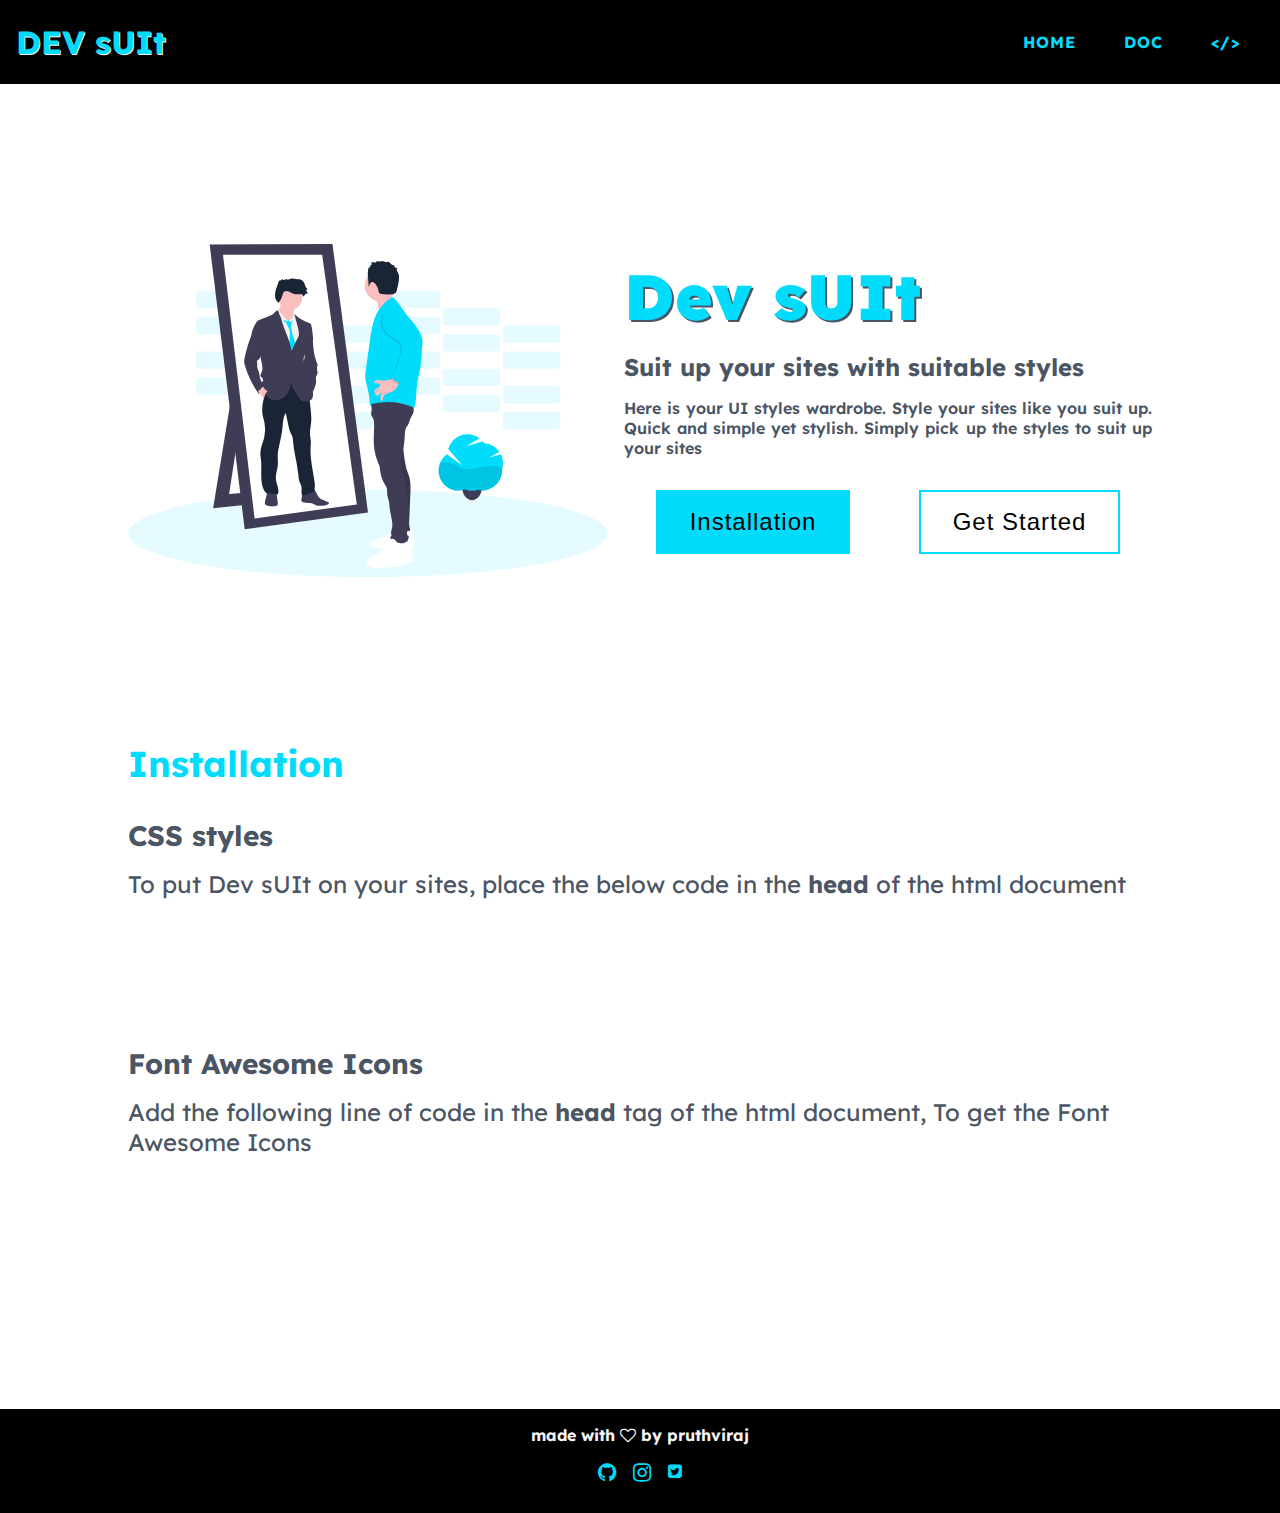
<file: index.html>
<!DOCTYPE html>
<html lang="en">

<head>
    <meta charset="UTF-8">
    <meta http-equiv="X-UA-Compatible" content="IE=edge">
    <meta name="viewport" content="width=device-width, initial-scale=1.0">
    <link rel="icon" type="image/png" href="./assets/favicon-32x32.png">
    <title>sUIt | Home</title>
    <link href="./CSS/main.css" rel="stylesheet" />
    <link rel="stylesheet" href="https://stackpath.bootstrapcdn.com/font-awesome/4.7.0/css/font-awesome.min.css"
        integrity="sha384-wvfXpqpZZVQGK6TAh5PVlGOfQNHSoD2xbE+QkPxCAFlNEevoEH3Sl0sibVcOQVnN" crossorigin="anonymous">
</head>

<body>
    <header class="suit-header">
        <nav class="nav nav-dark">
            <h1 class="shadow-text-white"><a href="./index.html">DEV sUIt</a></h1>
            <button class="hamburger" id="hamburgerBttn-suit"><i class="fa fa-bars fa-2x"
                    aria-hidden="true"></i></button>
            <ul class="nav-list">
                <li><a href="./index.html">HOME</a></li>
                <li><a href="./doc-site.html">DOC</a></li>
                <li><a href="https://github.com/pruthvirajmv/CSS-Component-Library">&lt;/&gt;</a></li>
            </ul>
        </nav>

    </header>


    <main class="suit-container">
        <div class="suit-body">
            <div class="suit-avatar"><img class="image-responsive" src="./assets/suit-page-hero.svg"></div>

            <div class="suit-about">
                <h1>Dev sUIt</h1>
                <h2>Suit up your sites with suitable styles</h2>
                <p>Here is your UI styles wardrobe.
                    Style your sites like you suit up. Quick and simple yet stylish.
                    Simply pick up the styles to suit up your sites
                </p>
                <footer>
                    <a href="#installation-guide"><button class="bttn bttn-primary">Installation</button></a>
                    <a href="./doc-site.html"><button class="bttn bttn-secondary">Get Started</button></a>
                </footer>
            </div>
        </div>

        <section class="user-guide" id="installation-guide">
            <h2>Installation</h2>
            <article>
                <h3>CSS styles</h3>
                <p>To put Dev sUIt on your sites, place the below code in the <strong>head</strong> of the html document
                </p>
                <div>
                    <iframe
                        src="https://carbon.now.sh/embed?bg=rgba%28171%2C+184%2C+195%2C+1%29&t=seti&wt=sharp&l=auto&ds=false&dsyoff=0px&dsblur=0px&wc=true&wa=true&pv=0px&ph=0px&ln=false&fl=1&fm=Hack&fs=14px&lh=133%25&si=false&es=2x&wm=false&code=%2520%253Clink%2520rel%253D%2522stylesheet%2522%2520href%253D%2522https%253A%252F%252Fdev-suit.netlify.app%252FCSS%252Fmain.css%2522%253E"
                        style="width: 100%; height: 93px; border:0; transform: scale(1); overflow:hidden;"
                        sandbox="allow-scripts allow-same-origin">
                    </iframe>
                </div>

            </article>

            <article>
                <h3>Font Awesome Icons</h3>
                <p>Add the following line of code in the <strong>head</strong> tag of the html document, To get the Font
                    Awesome Icons</p>
                <div>
                    <iframe
                        src="https://carbon.now.sh/embed?bg=rgba%28171%2C+184%2C+195%2C+1%29&t=seti&wt=sharp&l=htmlmixed&ds=false&dsyoff=20px&dsblur=68px&wc=true&wa=true&pv=0px&ph=0px&ln=false&fl=1&fm=Hack&fs=14px&lh=133%25&si=false&es=2x&wm=false&code=%253Clink%2520rel%253D%2522stylesheet%2522%2520%250Ahref%253D%250A%2522https%253A%252F%252Fcdnjs.cloudflare.com%250A%252Fajax%252Flibs%252Ffont-awesome%252F4.7.0%252Fcss%252Ffont-awesome.min.css%2522%253E"
                        style="width: 100%; height: 150px; border:0; transform: scale(1); overflow:hidden;"
                        sandbox="allow-scripts allow-same-origin">
                    </iframe>
                </div>
            </article>
        </section>

        <footer class="suit-footer">
            <nav class="nav nav-dark">
                <!-- <h1><a href="./index.html">DEV sUIt</a>
            </h1> -->
                <h4 style="color: whitesmoke;">made with <i class="fa fa-heart-o" aria-hidden="true"></i> by <a
                        href="https://pruthvirajmv.netlify.app/">pruthviraj</a>
                </h4>
                <ul class="nav-list" style="display: flex;">
                    <li> <a href="https://github.com/pruthvirajmv/CSS-Component-Library/tree/main" target="_blank">
                            <i class="fa fa-github fa-lg" aria-hidden="true"></i></a> </li>

                    <li> <a href="https://www.instagram.com/youneedit.codeit/" target="_blank">
                            <i class="fa fa-instagram fa-lg" aria-hidden="true"></i></a></li>

                    <li>
                        <a href="https://twitter.com/pruthviraj528" target="_blank">
                            <i class="fa fa-twitter-square" aria-hidden="true"></i></i></a>
                        </a>
                    </li>
                </ul>
            </nav>
        </footer>

    </main>



    <script src="./functionalities/showCodeFunctionality.js"></script>
    <script src="./functionalities/hamburgerMenuToggle.js"></script>
</body>

</html>
</file>
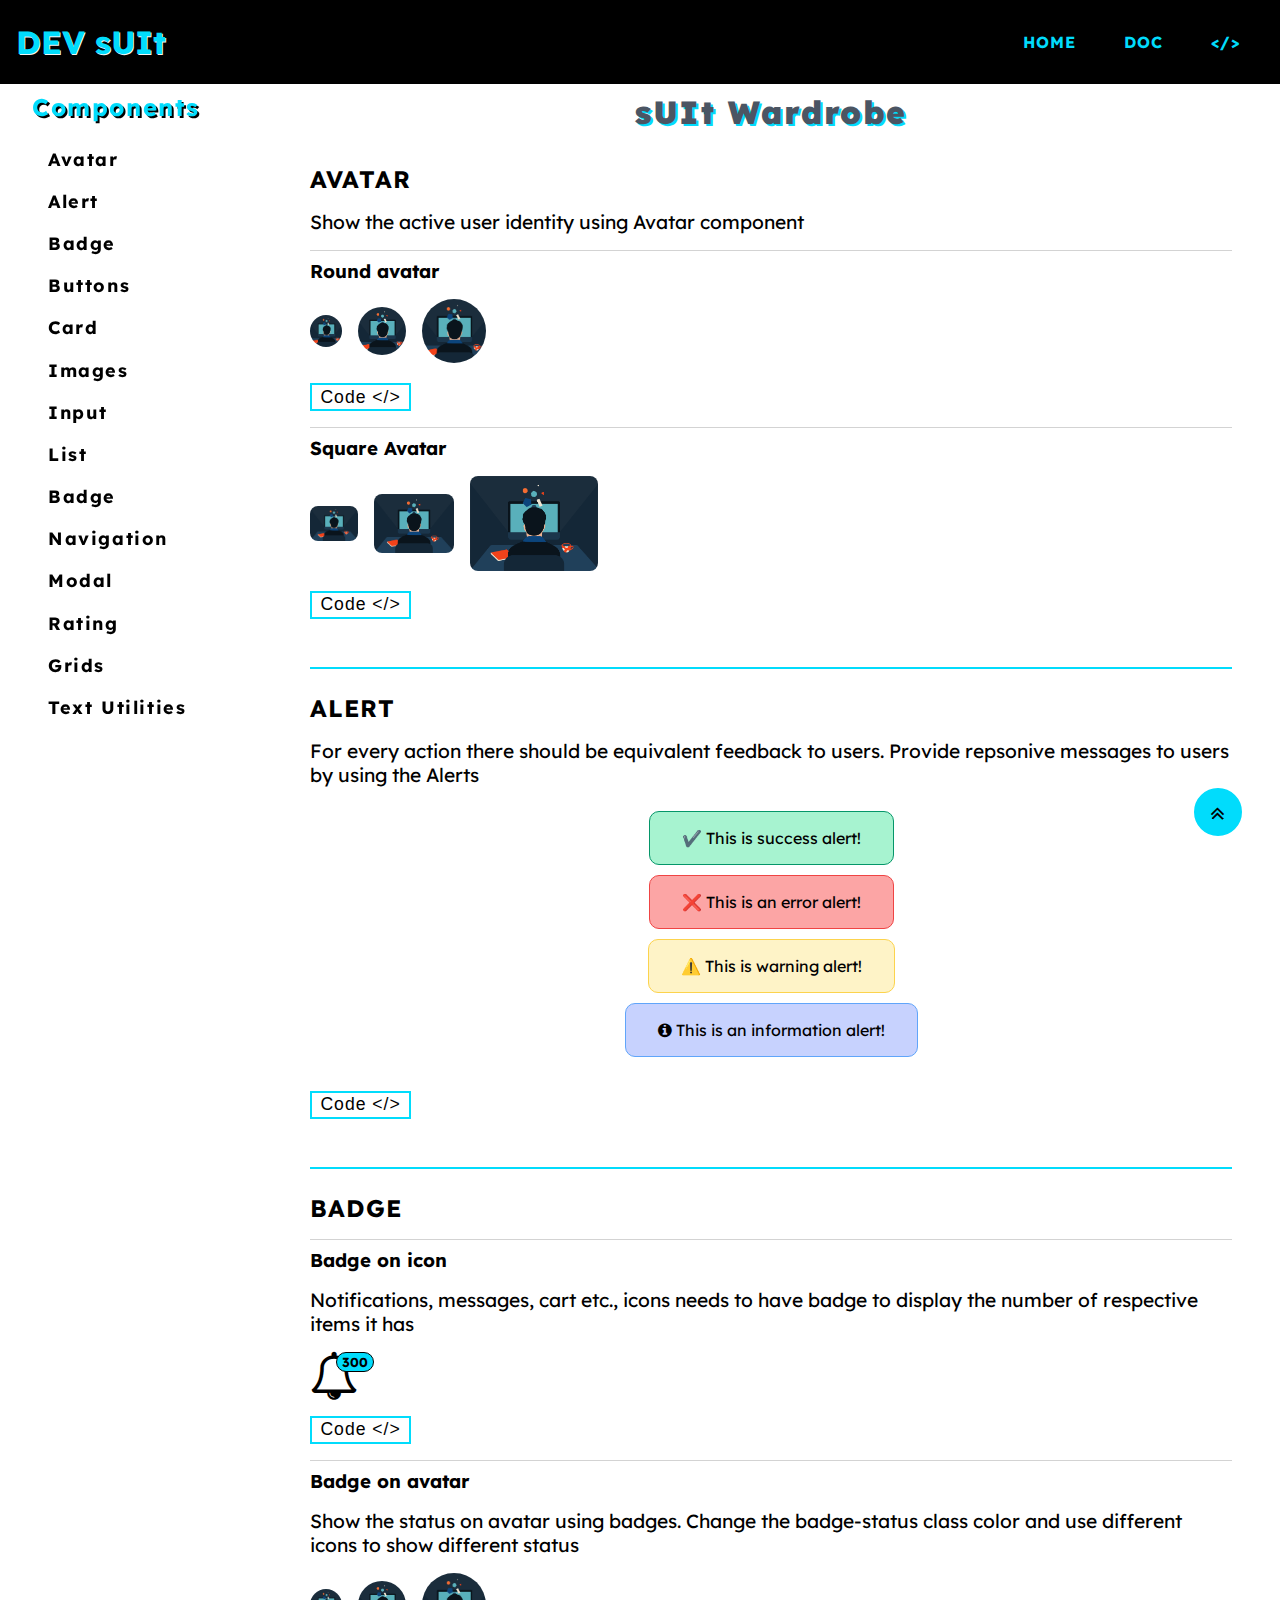
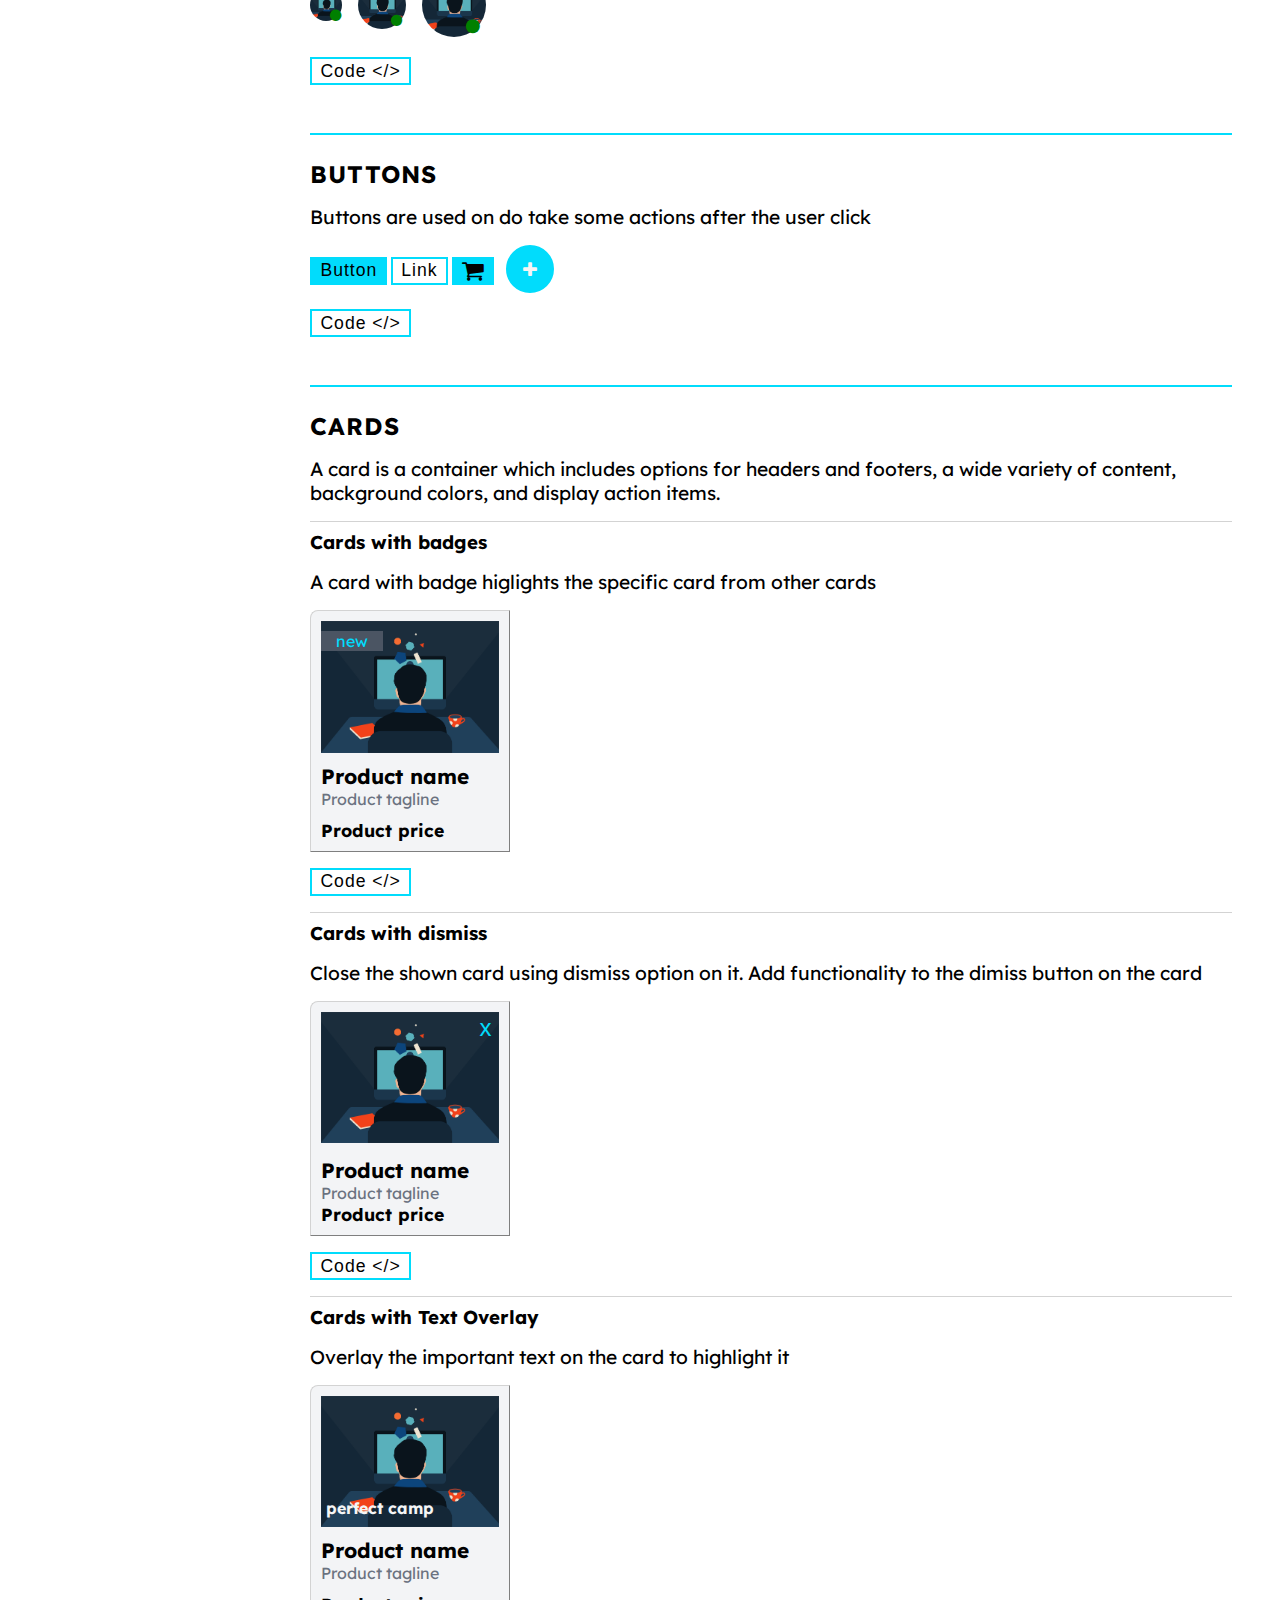
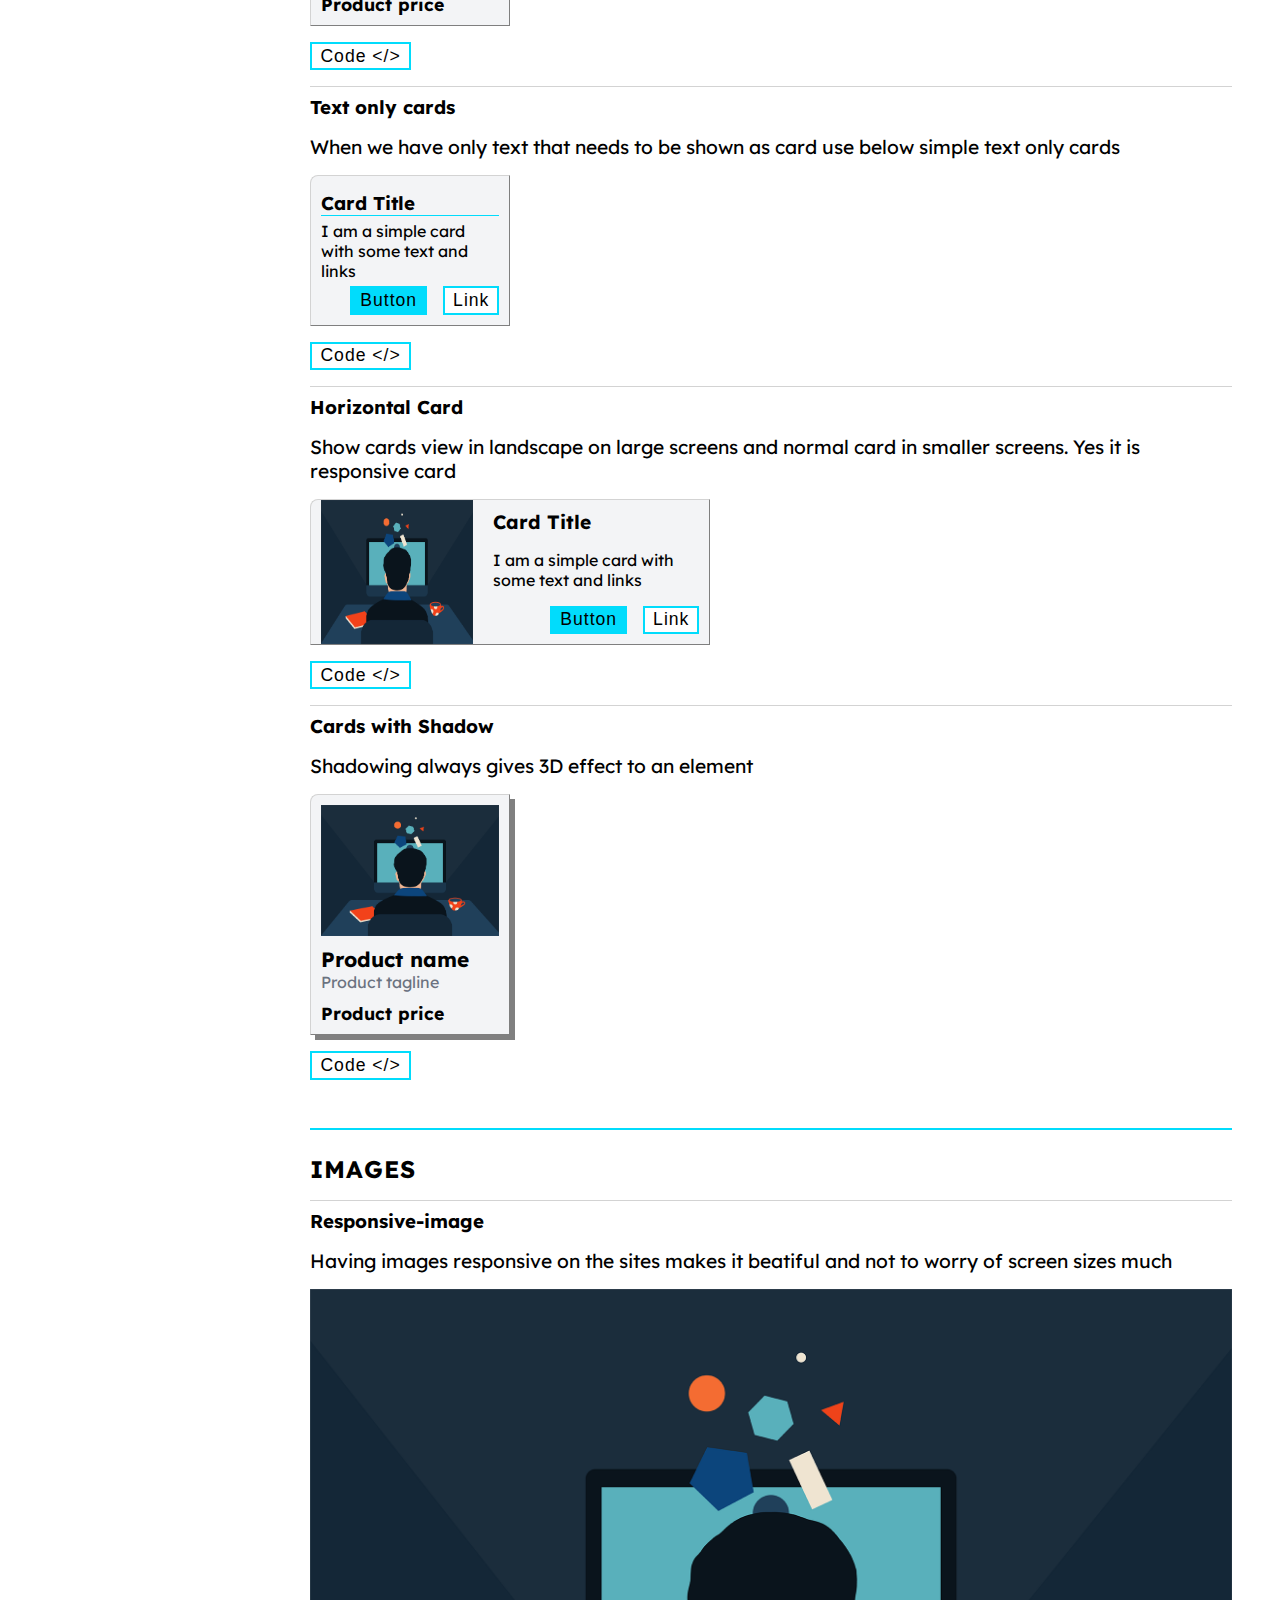
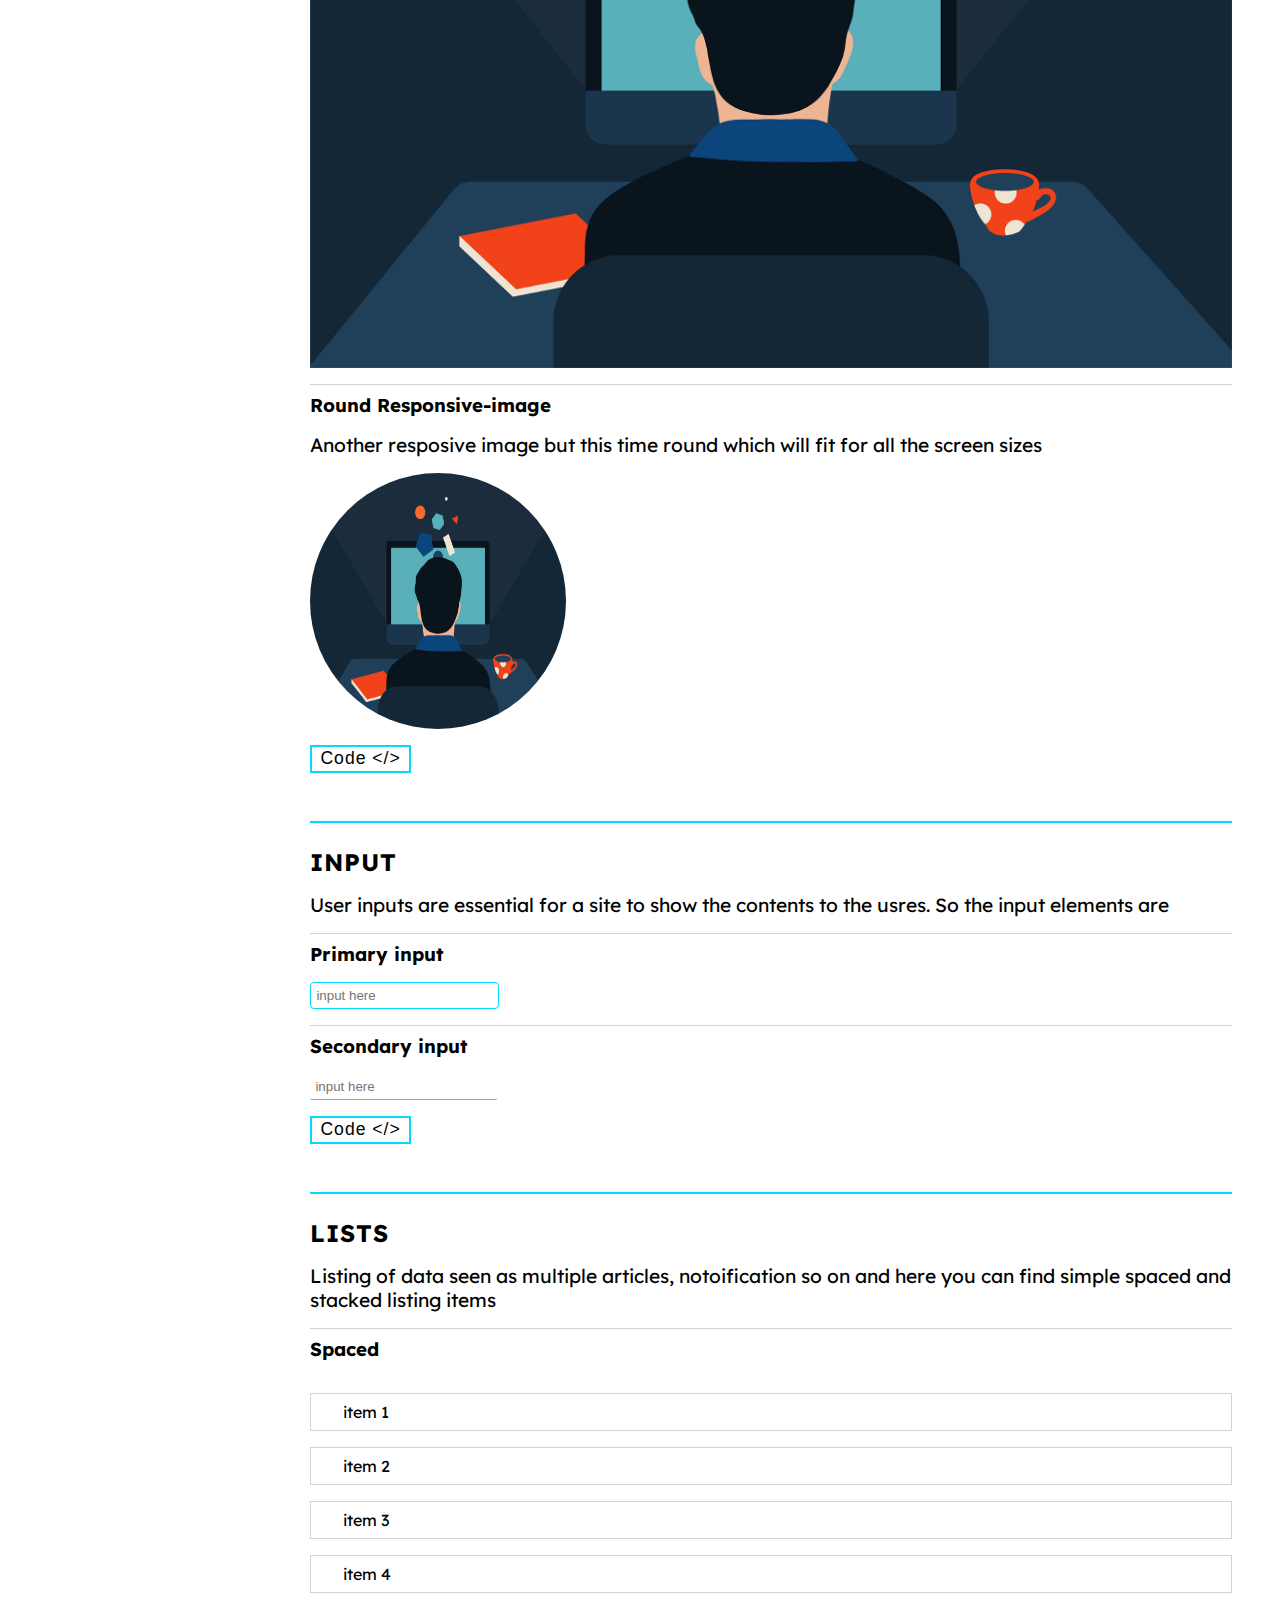
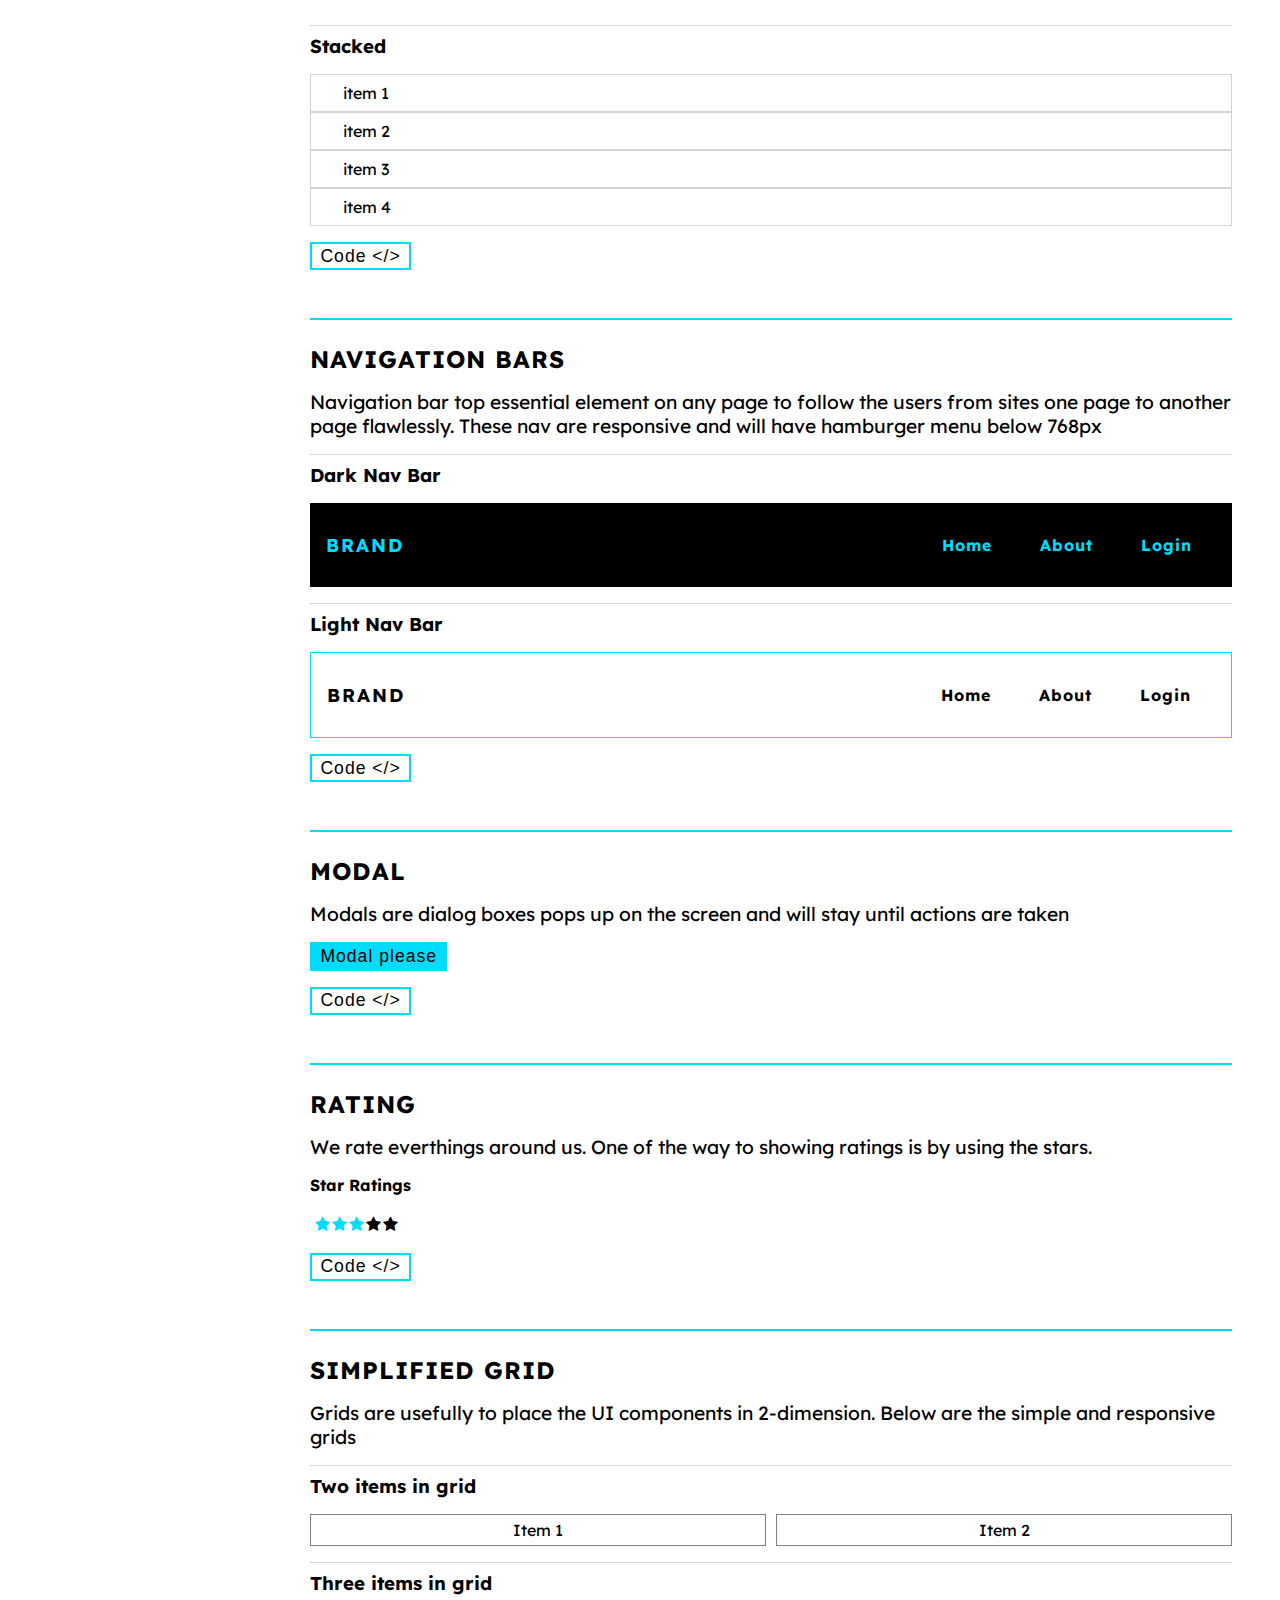
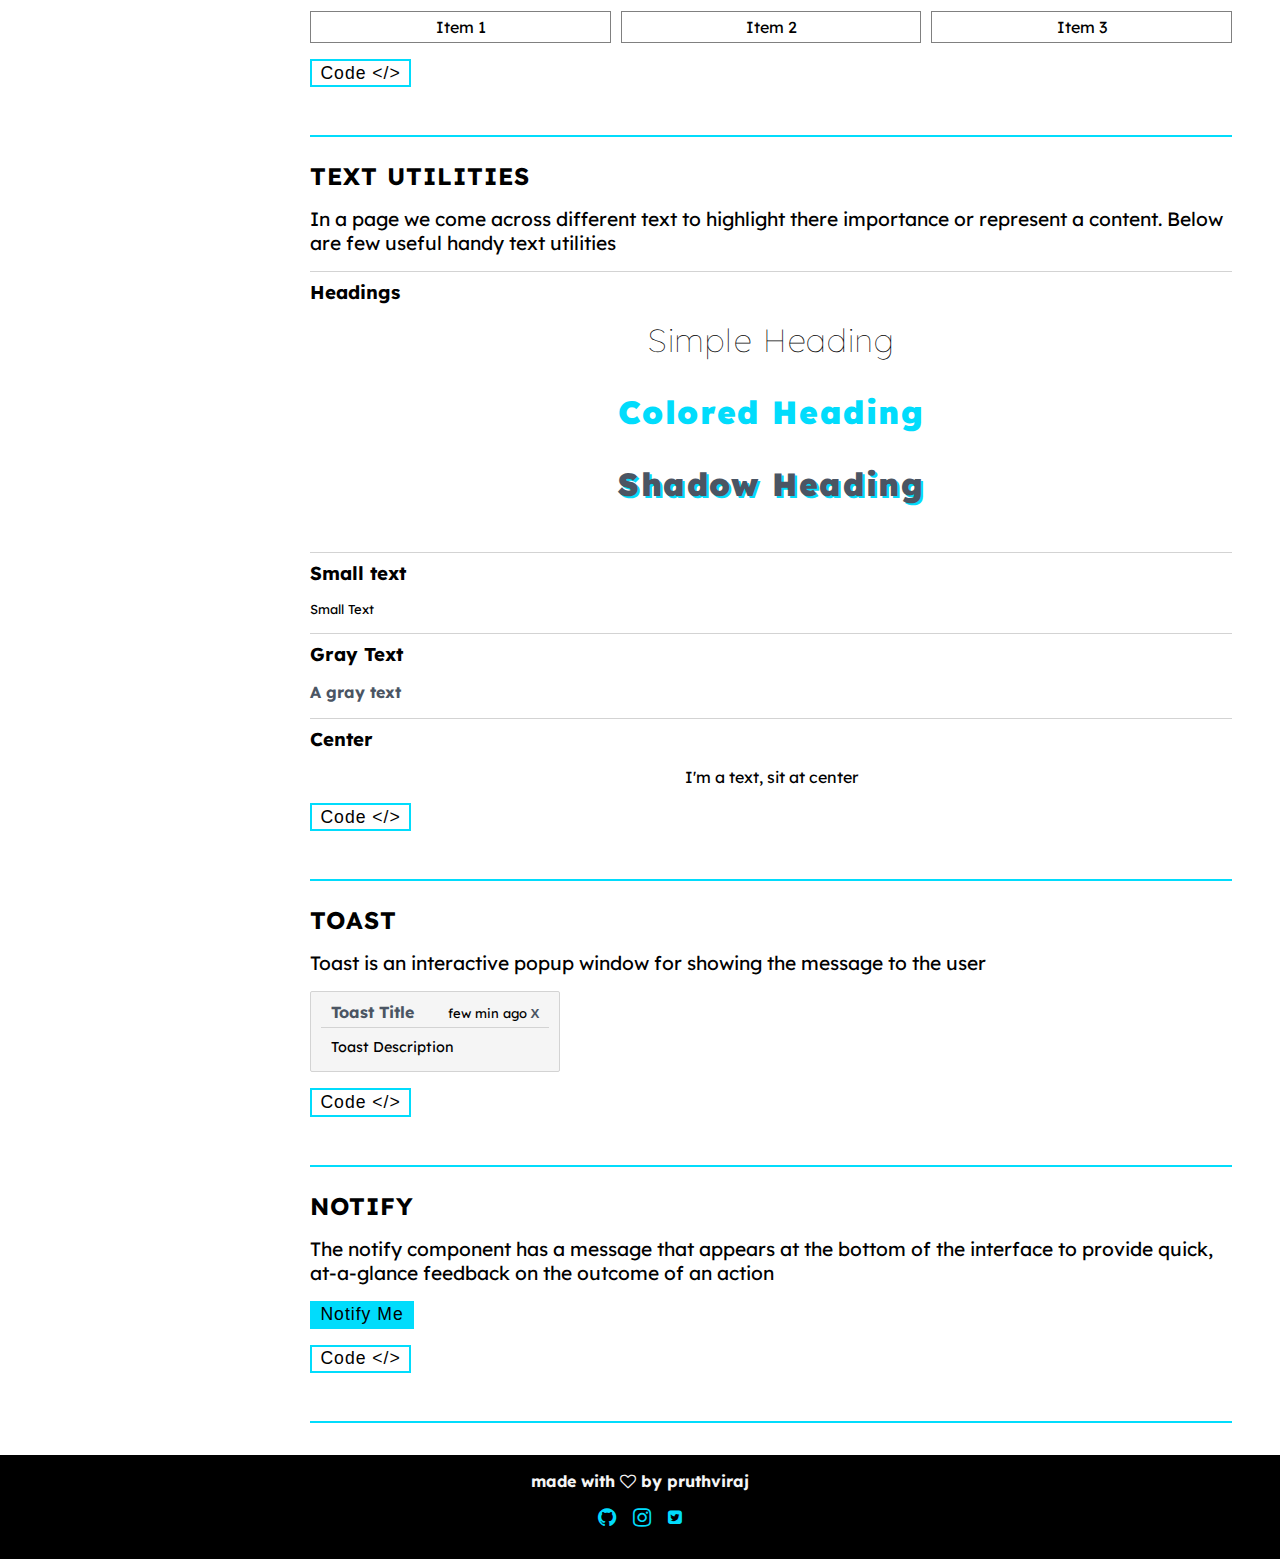
<file: doc-site.html>
<!DOCTYPE html>
<html lang="en">

<head>
    <meta charset="UTF-8">
    <meta http-equiv="X-UA-Compatible" content="IE=edge">
    <meta name="viewport" content="width=device-width, initial-scale=1.0">
    <link rel="icon" type="image/png" href="./assets/favicon-32x32.png">
    <title>sUIt | doc</title>
    <link href="./CSS/main.css" rel="stylesheet" />
    <link rel="stylesheet" href="https://stackpath.bootstrapcdn.com/font-awesome/4.7.0/css/font-awesome.min.css"
        integrity="sha384-wvfXpqpZZVQGK6TAh5PVlGOfQNHSoD2xbE+QkPxCAFlNEevoEH3Sl0sibVcOQVnN" crossorigin="anonymous">
</head>

<body>

    <header class="suit-header">
        <script>
            var shiftWindow = function() { scrollBy(0, -100) };
            window.addEventListener("hashchange", shiftWindow);
            function load() { if (window.location.hash) shiftWindow(); }
            console.log(window.location)
          </script>
        <nav class="nav nav-dark " >
            <h1 class="shadow-text-white"><a href="./index.html">DEV sUIt</a></h1>
            <button class="hamburger"><i class="fa fa-bars fa-2x" aria-hidden="true"
                    id="hamburgerBttn-doc"></i></button>
            <ul class="nav-list">
                <li><a href="./index.html">HOME</a></li>
                <li><a href="./doc-site.html">DOC</a></li>
                <li><a href="https://github.com/pruthvirajmv/CSS-Component-Library">&lt;/&gt;</a></li>
            </ul>
        </nav>
    </header>

    <main class="doc-layout">
        <aside class="components-nav">
            <h2>Components</h2>
            <ul>
                <a href="#avatar" onclick="hideSideNavBar()">
                    <li>Avatar</li>
                </a>

                <a href="#alert" onclick="hideSideNavBar()">
                    <li>
                        Alert</li>
                </a>

                <a href="#badge" onclick="hideSideNavBar()">
                    <li>
                        Badge</li>
                </a>

                <a href="#buttons" onclick="hideSideNavBar()">
                    <li>
                        Buttons</li>
                </a>

                <a href="#card" onclick="hideSideNavBar()">
                    <li> Card</li>
                </a>

                <a href="#images" onclick="hideSideNavBar()">
                    <li>
                        Images</li>
                </a>

                <a href="#input" onclick="hideSideNavBar()">
                    <li>
                        Input</li>
                </a>

                <a href="#lists" onclick="hideSideNavBar()">
                    <li>
                        List</li>
                </a>

                <a href="#badge" onclick="hideSideNavBar()">
                    <li>
                        Badge</li>
                </a>

                <a href="#navbar" onclick="hideSideNavBar()">
                    <li>
                        Navigation</li>
                </a>

                <a href="#modal" onclick="hideSideNavBar()">
                    <li>
                        Modal</li>
                </a>

                <a href="#rating" onclick="hideSideNavBar()">
                    <li>
                        Rating</li>
                </a>

                <a href="#grids" onclick="hideSideNavBar()">
                    <li>
                        Grids</li>
                </a>

                <a href="#text-utilities" onclick="hideSideNavBar()">
                    <li>
                        Text Utilities</li>
                </a>

                <a href="#toast" onclick="hideSideNavBar()">
                    <li>
                        Toast</li>
                </a>

                <a href="#notify" onclick="hideSideNavBar()">
                    <li>
                        Notify</li>
                </a>

            </ul>
        </aside>

        <div class="components-doc">
            <h1 class="heading heading-shadow">sUIt Wardrobe</h1>

            <!-- Avatar Component -->
            <div class="component" id="avatar">
                <h2>Avatar</h2>
                <p class="description">Show the active user identity using Avatar component</p>
                <h3>Round avatar</h3>
                <div class="avatar-examples">
                    <a href=""><img class="avatar avatar-small" src="./assets/Web-Dev.png"></a>
                    <a href=""><img class="avatar avatar-medium" src="./assets/Web-Dev.png"></a>
                    <a href=""><img class="avatar avatar-large" src="./assets/Web-Dev.png"></a>
                </div>
                <button class="bttn bttn-secondary" onclick="showCodeFunctionality('round-avatar-code')">Code
                    &lt/&gt
                </button>
                <div id="round-avatar-code" style="display: none;">
                    <iframe
                        src="https://carbon.now.sh/embed?bg=rgba%28171%2C+184%2C+195%2C+1%29&t=seti&wt=sharp&l=auto&ds=true&dsyoff=20px&dsblur=68px&wc=true&wa=true&pv=0px&ph=0px&ln=false&fl=1&fm=Hack&fs=14px&lh=133%25&si=false&es=2x&wm=false&code=%253Ca%2520href%253D%2522%2522%253E%253Cimg%2520class%253D%2522avatar%2520avatar-small%2522%2520src%253D%2522.%252FWeb-Dev.png%2522%253E%253C%252Fa%253E%250A%253Ca%2520href%253D%2522%2522%253E%253Cimg%2520class%253D%2522avatar%2520avatar-medium%2522%2520src%253D%2522.%252FWeb-Dev.png%2522%253E%253C%252Fa%253E%250A%253Ca%2520href%253D%2522%2522%253E%253Cimg%2520class%253D%2522avatar%2520avtar-large%2522%2520src%253D%2522.%252FWeb-Dev.png%2522%253E%253C%252Fa%253E"
                        style="width: 100%; height: 130px; border:0; transform: scale(1); overflow:hidden;"
                        sandbox="allow-scripts allow-same-origin">
                    </iframe>
                </div>
                <h3>Square Avatar</h3>
                <div class="avatar-examples">
                    <a href=""><img class="avatar-square avatar-square-small" src="./assets/Web-Dev.png"></a>
                    <a href=""><img class="avatar-square avatar-square-medium" src="./assets/Web-Dev.png"></a>
                    <a href=""><img class="avatar-square avatar-square-large" src="./assets/Web-Dev.png"></a>
                </div>
                <button class="bttn bttn-secondary" onclick="showCodeFunctionality('square-avatar-code')">Code
                    &lt/&gt
                </button>
                <div id="square-avatar-code" style="display: none;">
                    <iframe
                        src="https://carbon.now.sh/embed?bg=rgba%28171%2C+184%2C+195%2C+1%29&t=seti&wt=sharp&l=auto&ds=true&dsyoff=20px&dsblur=68px&wc=true&wa=true&pv=0px&ph=0px&ln=false&fl=1&fm=Hack&fs=14px&lh=133%25&si=false&es=2x&wm=false&code=%253Ca%2520href%253D%2522%2522%253E%253Cimg%2520class%253D%2522avatar-square%2520avatar-square-small%2522%2520src%253D%2522.%252FWeb-Dev.png%2522%253E%253C%252Fa%253E%250A%253Ca%2520href%253D%2522%2522%253E%253Cimg%2520class%253D%2522avatar-square%2520avatar-square-medium%2522%2520src%253D%2522.%252FWeb-Dev.png%2522%253E%253C%252Fa%253E%250A%253Ca%2520href%253D%2522%2522%253E%253Cimg%2520class%253D%2522avatar-square%2520avatar-square-large%2522%2520src%253D%2522.%252FWeb-Dev.png%2522%253E%253C%252Fa%253E"
                        style="width: 679px; height: 130px; border:0; transform: scale(1); overflow:hidden;"
                        sandbox="allow-scripts allow-same-origin">
                    </iframe>
                </div>

            </div>

            <!-- Alert Component -->
            <div class="component" id="alert">
                <h2>Alert</h2>
                <p class="description">For every action there should be equivalent feedback to users. Provide
                    repsonive
                    messages to users by using the Alerts </p>
                <div class="alert-examples">
                    <div class="alert alert-success">
                        <p>✔️ This is success alert!</p>
                    </div>
                    <div class="alert alert-error">
                        <p>❌ This is an error alert!</p>
                    </div>
                    <div class="alert alert-warning">
                        <p>⚠️ This is warning alert!</p>
                    </div>
                    <div class="alert alert-info">
                        <p><i class="fa fa-info-circle" aria-hidden="true"></i> This is an information alert!</p>
                    </div>
                </div>
                <button class="bttn bttn-secondary" onclick="showCodeFunctionality('alerts-code')">Code &lt/&gt
                </button>
                <div id="alerts-code" style="display: none;">
                    <iframe
                        src="https://carbon.now.sh/embed?bg=rgba%28171%2C+184%2C+195%2C+1%29&t=seti&wt=sharp&l=auto&ds=true&dsyoff=20px&dsblur=68px&wc=true&wa=true&pv=0px&ph=0px&ln=false&fl=1&fm=Hack&fs=14px&lh=133%25&si=false&es=2x&wm=false&code=%2520%2520%253Cdiv%2520class%253D%2522alert%2520alert-success%2522%253E%250A%2520%2520%2520%2520%2520%2520%253Cp%253E%25E2%259C%2594%25EF%25B8%258F%2520This%2520is%2520success%2520alert%21%253C%252Fp%253E%250A%2520%2520%253C%252Fdiv%253E%250A%2520%2520%253Cdiv%2520class%253D%2522alert%2520alert-error%2522%253E%250A%2520%2520%2520%2520%2520%2520%253Cp%253E%25E2%259D%258C%2520This%2520is%2520an%2520error%2520alert%21%253C%252Fp%253E%250A%2520%2520%253C%252Fdiv%253E%250A%2520%2520%253Cdiv%2520class%253D%2522alert%2520alert-warning%2522%253E%250A%2520%2520%2520%2520%2520%2520%253Cp%253E%25E2%259A%25A0%25EF%25B8%258F%2520This%2520is%2520warning%2520alert%21%253C%252Fp%253E%250A%2520%2520%253C%252Fdiv%253E%250A%2520%2520%253Cdiv%2520class%253D%2522alert%2520alert-info%2522%253E%250A%2520%2520%2520%2520%2520%2520%253Cp%253E%250A%2520%2520%2520%2520%2520%2520%2509%253Ci%2520class%253D%2522fa%2520fa-info-circle%2522%2520aria-hidden%253D%2522true%2522%253E%253C%252Fi%253E%250A%2520%2520%2520%2520%2520%2520%2520%2520This%2520is%2520an%2520information%2520alert%21%253C%252Fp%253E%250A%2520%2520%253C%252Fdiv%253E"
                        style="width: 100%; height: 332px; border:0; transform: scale(1); overflow:hidden;"
                        sandbox="allow-scripts allow-same-origin">
                    </iframe>
                </div>


            </div>

            <!-- Badge Component -->

            <div class="component" id="badge">
                <h2>Badge</h2>

                <!-- Badge on icon -->
                <h3>Badge on icon</h3>
                <p class="description">Notifications, messages, cart etc., icons needs to have badge to display the
                    number of respective items it has</p>
                <div class="badge">
                    <i class="fa fa-bell-o fa-3x" aria-hidden="true"></i>
                    <span class="badge badge-icon">300</span>
                </div>
                <button class="bttn bttn-secondary" onclick="showCodeFunctionality('badge-on-icon-code')">Code
                    &lt/&gt
                </button>
                <div id="badge-on-icon-code" style="display: none;">
                    <iframe
                        src="https://carbon.now.sh/embed?bg=rgba%28171%2C+184%2C+195%2C+1%29&t=seti&wt=sharp&l=auto&ds=true&dsyoff=20px&dsblur=68px&wc=true&wa=true&pv=0px&ph=0px&ln=false&fl=1&fm=Hack&fs=14px&lh=133%25&si=false&es=2x&wm=false&code=%253Cdiv%2520class%253D%2522badge-icon%2522%253E%250A%2520%2520%253Ci%2520class%253D%2522fa%2520fa-bell-o%2520fa-3x%2522%2520aria-hidden%253D%2522true%2522%253E%253C%252Fi%253E%250A%2520%2520%253Cspan%2520class%253D%2522badge-icon%2520badge%2522%253E300%253C%252Fspan%253E%250A%253C%252Fdiv%253E"
                        style="width: 100%; height: 148px; border:0; transform: scale(1); overflow:hidden;"
                        sandbox="allow-scripts allow-same-origin">
                    </iframe>
                </div>

                <!-- Badge on avatar -->
                <h3>Badge on avatar</h3>
                <p class="description">Show the status on avatar using badges. Change the badge-status class color
                    and
                    use different icons to show different status </p>
                <div class="avatar-examples ">
                    <!-- Badge on small avatar -->
                    <div class="badge">
                        <a href=""><img class="avatar avatar-small" src="./assets/Web-Dev.png"></a>
                        <span class="badge-status badge-status-small"><i class="fa fa-circle"
                                aria-hidden="true"></i></span>

                    </div>
                    <!-- Badge on medium avatar -->
                    <div class="badge">
                        <a href=""><img class="avatar avatar-medium" src="./assets/Web-Dev.png"></a>
                        <span class="badge-status badge-status-medium"><i class="fa fa-circle"
                                aria-hidden="true"></i></span>

                    </div>
                    <!-- Badge on large avatar -->
                    <div class="badge">
                        <a href=""><img class="avatar avatar-large" src="./assets/Web-Dev.png"></a>
                        <span class="badge-status badge-status-large"><i class="fa fa-circle"
                                aria-hidden="true"></i></span>
                    </div>
                </div>
                <button class="bttn bttn-secondary" onclick="showCodeFunctionality('badge-on-avatar-code')">Code
                    &lt/&gt
                </button>
                <div id="badge-on-avatar-code" style="display: none;">
                    <iframe
                        src="https://carbon.now.sh/embed?bg=rgba%28171%2C+184%2C+195%2C+1%29&t=seti&wt=sharp&l=htmlmixed&ds=true&dsyoff=20px&dsblur=68px&wc=true&wa=true&pv=0px&ph=0px&ln=false&fl=1&fm=Hack&fs=14px&lh=133%25&si=false&es=2x&wm=false&code=%253C%21--%2520Badge%2520on%2520small%2520avatar%2520--%253E%250A%253Cdiv%2520class%253D%2522badge%2522%253E%250A%2520%2520%2520%2520%253Ca%2520href%253D%2522%2522%253E%253Cimg%2520class%253D%2522avatar%2520avatar-small%2522%2520src%253D%2522%2522%253E%253C%252Fa%253E%250A%2520%2520%2520%2520%253Cspan%2520class%253D%2522badge-status%2520badge-status-small%2522%253E%250A%2520%2520%2520%2520%2520%2520%253Ci%2520class%253D%2522fa%2520fa-circle%2522%2520aria-hidden%253D%2522true%2522%253E%253C%252Fi%253E%250A%2520%2520%2509%253C%252Fspan%253E%250A%250A%253C%252Fdiv%253E%250A%253C%21--%2520Badge%2520on%2520medium%2520avatar%2520--%253E%250A%253Cdiv%2520class%253D%2522badge%2522%253E%250A%2520%2520%2520%2520%253Ca%2520href%253D%2522%2522%253E%253Cimg%2520class%253D%2522avatar%2520avatar-medium%2522%2520src%253D%2522%2522%253E%253C%252Fa%253E%250A%2520%2520%2520%2520%253Cspan%2520class%253D%2522badge-status%2520badge-status-medium%2522%253E%250A%2520%2520%2520%2520%2509%253Ci%2520class%253D%2522fa%2520fa-circle%2522%2520aria-hidden%253D%2522true%2522%253E%253C%252Fi%253E%250A%2520%2520%2520%2520%253C%252Fspan%253E%250A%253C%252Fdiv%253E%250A%250A%253C%21--%2520Badge%2520on%2520large%2520avatar%2520--%253E%250A%253Cdiv%2520class%253D%2522badge%2522%253E%250A%2520%2520%2520%2520%253Ca%2520href%253D%2522%2522%253E%253Cimg%2520class%253D%2522avatar%2520avatar-large%2522%2520src%253D%2522%2522%253E%253C%252Fa%253E%250A%2520%2520%2520%2520%253Cspan%2520class%253D%2522badge-status%2520badge-status-large%2522%253E%250A%2520%2520%2520%2520%2520%2520%253Ci%2520class%253D%2522fa%2520fa-circle%2522%2520aria-hidden%253D%2522true%2522%253E%253C%252Fi%253E%250A%2520%2520%2509%253C%252Fspan%253E%250A%253C%252Fdiv%253E"
                        style="width: 100%; height: 498px; border:0; transform: scale(1); overflow:hidden;"
                        sandbox="allow-scripts allow-same-origin">
                    </iframe> </div>

            </div>

            <!-- Buttons Component -->

            <div class="component" id="buttons">
                <h2>Buttons</h2>
                <p class="description">Buttons are used on do take some actions after the user click </p>
                <div>
                    <button class="bttn bttn bttn-primary">Button</button>
                    <button class="bttn bttn-secondary">Link</button>
                    <button class="bttn bttn-icon"><i class="fa fa-shopping-cart fa-lg" aria-hidden="true"></i></button>
                    <button class="bttn bttn-floating-action" style="position: relative; top: 0; left: 0.5rem;"><i
                            class="fa fa-plus" aria-hidden="true"></i></button>
                </div>
                <button class="bttn bttn-secondary" onclick="showCodeFunctionality('buttons-code')">Code &lt/&gt
                </button>
                <div id="buttons-code" style="display: none;">
                    <iframe
                        src="https://carbon.now.sh/embed?bg=rgba%28171%2C+184%2C+195%2C+1%29&t=seti&wt=sharp&l=htmlmixed&ds=true&dsyoff=20px&dsblur=68px&wc=true&wa=true&pv=0px&ph=0px&ln=false&fl=1&fm=Hack&fs=14px&lh=133%25&si=false&es=2x&wm=false&code=%253C%21--%2520Primary%2520Button%2520--%253E%250A%253Cbutton%2520class%253D%2522bttn%2520bttn bttn-primary%2522%253EButton%253C%252Fbutton%253E%250A%253C%21--%2520Secondary%2520Button%2520--%253E%250A%253Cbutton%2520class%253D%2522bttn%2520bttn-secondary%2522%253ELink%253C%252Fbutton%253E%250A%253C%21--%2520Icon%2520Button%2520--%253E%250A%253Cbutton%2520class%253D%2522bttn%2520bttn-icon%2522%253E%250A%2520%2520%253Ci%2520class%253D%2522fa%2520fa-cart-plus%2520fa-lg%2522%2520aria-hidden%253D%2522true%2522%253E%253C%252Fi%253E%250A%253C%252Fbutton%253E%250A%253C%21--%2520Floating%2520Action%2520Button%2520--%253E%250A%253Cbutton%2520class%253D%2522bttn%2520bttn-floating-action%2522%253E%250A%2520%2520%253Ci%2520class%253D%2522fa%2520fa-plus%2522%2520aria-hidden%253D%2522true%2522%253E%253C%252Fi%253E%250A%253C%252Fbutton%253E"
                        style="width: 100%; height: 295px; border:0; transform: scale(1); overflow:hidden;"
                        sandbox="allow-scripts allow-same-origin">
                    </iframe>
                </div>
            </div>

            <!-- Cards Component -->

            <div class="component" id="card">
                <h2>Cards</h2>
                <p class="description">A card is a container which includes options for headers and footers, a wide
                    variety of content, background colors, and display action items. </p>
                <h3>Cards with badges</h3>
                <p class="description">A card with badge higlights the specific card from other cards</p>
                <div class="card">
                    <img class="card-img" src="./assets/Web-Dev.png" alt="card">
                    <span class="card-badge">new</span>
                    <span class="card-name">Product name</span>
                    <span class="card-tagline">Product tagline</span>
                    <span class="card-price">Product price</span>
                </div>
                <button class="bttn bttn-secondary" onclick="showCodeFunctionality('card-with-badge-code')">Code
                    &lt/&gt
                </button>
                <div id="card-with-badge-code" style="display: none;">
                    <iframe
                        src="https://carbon.now.sh/embed?bg=rgba%28171%2C+184%2C+195%2C+1%29&t=seti&wt=sharp&l=htmlmixed&ds=true&dsyoff=20px&dsblur=68px&wc=true&wa=true&pv=0px&ph=0px&ln=false&fl=1&fm=Hack&fs=14px&lh=133%25&si=false&es=2x&wm=false&code=%253C%21--%2520Cards%2520with%2520badges%2520--%253E%250A%253Cdiv%2520class%253D%2522card%2522%253E%250A%2520%2520%2520%2520%253Cimg%2520class%253D%2522card-img%2522%2520src%253D%2522%2522%2520alt%253D%2522card%2522%253E%250A%2520%2520%2520%2520%253Cspan%2520class%253D%2522card-badge%2522%253Enew%253C%252Fspan%253E%250A%2520%2520%2520%2520%253Cspan%2520class%253D%2522card-name%2522%253EProduct%2520name%253C%252Fspan%253E%250A%2520%2520%2520%2520%253Cspan%2520class%253D%2522card-tagline%2522%253EProduct%2520tagline%253C%252Fspan%253E%250A%2520%2520%2520%2520%253Cspan%2520class%253D%2522card-price%2522%253EProduct%2520price%253C%252Fspan%253E%250A%253C%252Fdiv%253E"
                        style="width: 100%; height: 222px; border:0; transform: scale(1); overflow:hidden;"
                        sandbox="allow-scripts allow-same-origin">
                    </iframe>
                </div>
                <h3>Cards with dismiss</h3>
                <p class="description">Close the shown card using dismiss option on it. Add functionality to the
                    dimiss
                    button on the card</p>
                <div class="card" id="dismiss-card" style="display: block;">
                    <img class="card-img" src="./assets/Web-Dev.png" alt="card">
                    <button onclick="showCodeFunctionality('dismiss-card')" class="card-dismiss">x</button>
                    <span class="card-name">Product name</span>
                    <span class="card-tagline">Product tagline</span>
                    <span class="card-price">Product price</span>
                </div>
                <button class="bttn bttn-secondary" onclick="showCodeFunctionality('card-with-dismiss-code')">Code
                    &lt/&gt
                </button>
                <div id="card-with-dismiss-code" style="display: none;">
                    <iframe
                        src="https://carbon.now.sh/embed?bg=rgba%28171%2C+184%2C+195%2C+1%29&t=seti&wt=sharp&l=htmlmixed&ds=true&dsyoff=20px&dsblur=68px&wc=true&wa=true&pv=0px&ph=0px&ln=false&fl=1&fm=Hack&fs=14px&lh=133%25&si=false&es=2x&wm=false&code=%253C%21--%2520Cards%2520with%2520dismiss%2520--%253E%250A%253Cdiv%2520class%253D%2522card%2522%253E%250A%2520%2520%2520%2520%253Cimg%2520class%253D%2522card-img%2522%2520src%253D%2522%2522%2520alt%253D%2522card%2522%253E%250A%2520%2520%2520%2520%253Cbutton%2520class%253D%2522card-dismiss%2522%253Ex%253C%252Fbutton%253E%250A%2520%2520%2520%2520%253Cspan%2520class%253D%2522card-name%2522%253EProduct%2520name%253C%252Fspan%253E%250A%2520%2520%2520%2520%253Cspan%2520class%253D%2522card-tagline%2522%253EProduct%2520tagline%253C%252Fspan%253E%250A%2520%2520%2520%2520%253Cspan%2520class%253D%2522card-price%2522%253EProduct%2520price%253C%252Fspan%253E%250A%253C%252Fdiv%253E"
                        style="width: 100%; height: 222px; border:0; transform: scale(1); overflow:hidden;"
                        sandbox="allow-scripts allow-same-origin">
                    </iframe>
                </div>

                <h3>Cards with Text Overlay</h3>
                <p class="description">Overlay the important text on the card to highlight it</p>
                <div class="card">
                    <img class="card-img" src="./assets/Web-Dev.png" alt="card">
                    <span class="card-text">perfect camp</span>
                    <span class="card-name">Product name</span>
                    <span class="card-tagline">Product tagline</span>
                    <span class="card-price">Product price</span>
                </div>
                <button class="bttn bttn-secondary" onclick="showCodeFunctionality('card-with-text-overlay-code')">Code
                    &lt/&gt
                </button>
                <div id="card-with-text-overlay-code" style="display: none;">
                    <iframe
                        src="https://carbon.now.sh/embed?bg=rgba%28171%2C+184%2C+195%2C+1%29&t=seti&wt=sharp&l=htmlmixed&ds=true&dsyoff=20px&dsblur=68px&wc=true&wa=true&pv=0px&ph=0px&ln=false&fl=1&fm=Hack&fs=14px&lh=133%25&si=false&es=2x&wm=false&code=%253C%21--%2520Cards%2520with%2520textoverlay%2520--%253E%250A%253Cdiv%2520class%253D%2522card%2522%253E%250A%2520%2520%2520%2520%253Cimg%2520class%253D%2522card-img%2522%2520src%253D%2522%2522%2520alt%253D%2522card%2522%253E%250A%2520%2520%2520%2520%253Cspan%2520class%253D%2522card-text%2522%253Eperfect%2520camp%253C%252Fspan%253E%250A%2520%2520%2520%2520%253Cspan%2520class%253D%2522card-name%2522%253EProduct%2520name%253C%252Fspan%253E%250A%2520%2520%2520%2520%253Cspan%2520class%253D%2522card-tagline%2522%253EProduct%2520tagline%253C%252Fspan%253E%250A%2520%2520%2520%2520%253Cspan%2520class%253D%2522card-price%2522%253EProduct%2520price%253C%252Fspan%253E%250A%253C%252Fdiv%253E"
                        style="width: 100%; height: 222px; border:0; transform: scale(1); overflow:hidden;"
                        sandbox="allow-scripts allow-same-origin">
                    </iframe>
                </div>

                <h3>Text only cards</h3>
                <p class="description">When we have only text that needs to be shown as card use below simple text
                    only
                    cards</p>
                <div class="card">
                    <div class="card-title">
                        <h3>Card Title</h3>
                    </div>
                    <div class="card-body">
                        <p>I am a simple card with some text and links</p>
                    </div>

                    <div class="card-links">
                        <span><button class="bttn bttn-primary">Button</button></span>
                        <span><button class="bttn bttn-secondary">Link</a> </button>
                    </div>
                </div>
                <button class="bttn bttn-secondary" onclick="showCodeFunctionality('text-only-card-code')">Code
                    &lt/&gt
                </button>
                <div id="text-only-card-code" style="display: none;">
                    <iframe
                        src="https://carbon.now.sh/embed?bg=rgba%28171%2C+184%2C+195%2C+1%29&t=seti&wt=sharp&l=htmlmixed&ds=true&dsyoff=20px&dsblur=68px&wc=true&wa=true&pv=0px&ph=0px&ln=false&fl=1&fm=Hack&fs=14px&lh=133%25&si=false&es=2x&wm=false&code=%253C%21--%2520Text%2520only%2520Cards%2520--%253E%250A%253Cdiv%2520class%253D%2522card%2522%253E%250A%2520%2520%2520%2520%253Cdiv%2520class%253D%2522card-title%2522%253E%250A%2520%2520%2520%2520%2520%2520%2520%2520%253Ch3%253ECard%2520Title%253C%252Fh3%253E%250A%2520%2520%2520%2520%253C%252Fdiv%253E%250A%2520%2520%2520%2520%253Cdiv%2520class%253D%2522card-body%2522%253E%250A%2520%2520%2520%2520%2520%2520%2520%2520%253Cp%253EI%2520am%2520a%2520simple%2520card%2520with%2520some%2520text%2520and%2520links%253C%252Fp%253E%250A%2520%2520%2520%2520%253C%252Fdiv%253E%250A%2520%2520%2520%2520%253Cdiv%2520class%253D%2522card-links%2522%253E%250A%2520%2520%2520%2520%2520%2520%2520%2520%253Cspan%253E%253Cbutton%2520class%253D%2522bttn bttn-primary%2522%253EButton%253C%252Fbutton%253E%253C%252Fspan%253E%250A%2520%2520%2520%2520%2520%2520%2520%2520%253Cspan%253E%253Cbutton%2520class%253D%2522bttn bttn-secondary%2522%253ELink%253C%252Fa%253E%2520%253C%252Fbutton%253E%250A%2520%2520%2520%2520%253C%252Fdiv%253E%250A%253C%252Fdiv%253E"
                        style="width: 100%; height: 314px; border:0; transform: scale(1); overflow:hidden;"
                        sandbox="allow-scripts allow-same-origin">
                    </iframe>
                </div>

                <h3>Horizontal Card</h3>
                <p class="description">Show cards view in landscape on large screens and normal card in smaller
                    screens.
                    Yes it is responsive card </p>
                <div class="card card-horizontal">
                    <img class="card-img" src="./assets/Web-Dev.png" alt="card">
                    <div class="card-side-txt">
                        <span class="card-title">Card Title</span>
                        <p>I am a simple card with some text and links</p>
                        <div class="card-links">
                            <span><button class="bttn bttn-primary">Button</button></span>
                            <span><button class="bttn bttn-secondary">Link</button> </span>
                        </div>

                    </div>
                </div>
                <button class="bttn bttn-secondary" onclick="showCodeFunctionality('horizontal-card-code')">Code
                    &lt/&gt
                </button>
                <div id="horizontal-card-code" style="display: none;">
                    <iframe
                        src="https://carbon.now.sh/embed?bg=rgba%28171%2C+184%2C+195%2C+1%29&t=seti&wt=sharp&l=htmlmixed&ds=true&dsyoff=20px&dsblur=68px&wc=true&wa=true&pv=0px&ph=0px&ln=false&fl=1&fm=Hack&fs=14px&lh=133%25&si=false&es=2x&wm=false&code=%253C%21--%2520Horizontal%2520Card%2520--%253E%250A%253Cdiv%2520class%253D%2522card%2520card-horizontal%2522%253E%250A%2520%2520%2520%2520%253Cimg%2520class%253D%2522card-img%2522%2520src%253D%2522%2522%2520alt%253D%2522card%2522%253E%250A%2520%2520%2520%2520%253Cdiv%2520class%253D%2522card-side-txt%2522%253E%250A%2520%2520%2520%2520%2520%2520%2520%2520%253Cspan%2520class%253D%2522card-title%2522%253ECard%2520Title%253C%252Fspan%253E%250A%2520%2520%2520%2520%2520%2520%2520%2520%253Cp%253EI%2520am%2520a%2520simple%2520card%2520with%2520some%2520text%2520and%2520links%253C%252Fp%253E%250A%2520%2520%2520%2520%2520%2520%2520%2520%253Cdiv%2520class%253D%2522card-links%2522%253E%250A%2520%2520%2520%2520%2520%2520%2520%2520%2520%2520%2520%2520%253Cspan%253E%253Cbutton%2520class%253D%2522bttn bttn-primary%2522%253EButton%253C%252Fbutton%253E%253C%252Fspan%253E%250A%2520%2520%2520%2520%2520%2520%2520%2520%2520%2520%2520%2520%253Cspan%253E%253Cbutton%2520class%253D%2522bttn bttn-secondary%2522%253ELink%253C%252Fbutton%253E%2520%253C%252Fspan%253E%250A%2520%2520%2520%2520%2520%2520%2520%2520%253C%252Fdiv%253E%250A%2520%2520%2520%2520%253C%252Fdiv%253E%250A%253C%252Fdiv%253E"
                        style="width: 100%; height: 295px; border:0; transform: scale(1); overflow:hidden;"
                        sandbox="allow-scripts allow-same-origin">
                    </iframe>
                </div>

                <!-- Cards with Shadow -->
                <h3>Cards with Shadow</h3>
                <p class="description">Shadowing always gives 3D effect to an element</p>
                <div class="card card-shadow">
                    <img class="card-img" src="./assets/Web-Dev.png" alt="card">
                    <span class="card-name">Product name</span>
                    <span class="card-tagline">Product tagline</span>
                    <span class="card-price">Product price</span>
                </div>
                <button class="bttn bttn-secondary" onclick="showCodeFunctionality('shadow-card-code')">Code
                    &lt/&gt
                </button>
                <div id="shadow-card-code" style="display: none;">
                    <iframe
                        src="https://carbon.now.sh/embed?bg=rgba%28171%2C+184%2C+195%2C+1%29&t=seti&wt=sharp&l=htmlmixed&ds=true&dsyoff=20px&dsblur=68px&wc=true&wa=true&pv=0px&ph=0px&ln=false&fl=1&fm=Hack&fs=14px&lh=133%25&si=false&es=2x&wm=false&code=%253C%21--%2520Shadow%2520Card%2520--%253E%250A%253Cdiv%2520class%253D%2522card%2520card-shadow%2522%253E%250A%2520%2520%2520%2520%253Cimg%2520class%253D%2522card-img%2522%2520src%253D%2522%2522%2520alt%253D%2522card%2522%253E%250A%2520%2520%2520%2520%253Cspan%2520class%253D%2522card-name%2522%253EProduct%2520name%253C%252Fspan%253E%250A%2520%2520%2520%2520%253Cspan%2520class%253D%2522card-tagline%2522%253EProduct%2520tagline%253C%252Fspan%253E%250A%2520%2520%2520%2520%253Cspan%2520class%253D%2522card-price%2522%253EProduct%2520price%253C%252Fspan%253E%250A%253C%252Fdiv%253E"
                        style="width: 100%; height: 203px; border:0; transform: scale(1); overflow:hidden;"
                        sandbox="allow-scripts allow-same-origin">
                    </iframe>
                </div>

            </div>

            <!-- Images component -->

            <div class="component" id="images">
                <h2>images</h2>

                <!-- Responsive Image -->
                <h3>Responsive-image</h3>
                <p class="description">Having images responsive on the sites makes it beatiful and not to worry of
                    screen sizes much</p>
                <img class="image-responsive" src="./assets/Web-Dev.png">

                <!-- Round Responsive Image -->
                <h3>Round Responsive-image</h3>
                <p class="description">Another resposive image but this time round which will fit for all the screen
                    sizes</p>
                <img class="image-responsive image-round" src="./assets/Web-Dev.png">
                <button class="bttn bttn-secondary" onclick="showCodeFunctionality('images-code')">Code
                    &lt/&gt
                </button>
                <div id="images-code" style="display: none;">
                    <iframe
                        src="https://carbon.now.sh/embed?bg=rgba%28171%2C+184%2C+195%2C+1%29&t=seti&wt=sharp&l=htmlmixed&ds=true&dsyoff=20px&dsblur=68px&wc=true&wa=true&pv=0px&ph=0px&ln=false&fl=1&fm=Hack&fs=14px&lh=133%25&si=false&es=2x&wm=false&code=%253C%21--%2520Responsive%2520image--%253E%250A%253Cimg%2520class%253D%2522image-responsive%2522%2520src%253D%2522%2522%253E%250A%250A%253C%21--%2520Round%2520Responsive%2520image--%253E%250A%253Cimg%2520class%253D%2522image-responsive%2520image-round%2522%2520src%253D%2522%2522%253E"
                        style="width: 100%; height: 166px; border:0; transform: scale(1); overflow:hidden;"
                        sandbox="allow-scripts allow-same-origin">
                    </iframe>
                </div>
            </div>

            <!-- Input component -->

            <div class="component" id="input">
                <h2>Input</h2>
                <p class="description">User inputs are essential for a site to show the contents to the usres. So
                    the
                    input elements are</p>

                <!-- Primary Input component -->
                <h3>Primary input</h3>
                <div>
                    <input class="input input-primary" type="text" placeholder="input here" />
                </div>

                <!-- Secondary Input component -->
                <h3>Secondary input</h3>
                <div>
                    <input class="input input-secondary" type="text" placeholder="input here" />
                </div>
                <button class="bttn bttn-secondary" onclick="showCodeFunctionality('input-code')">Code
                    &lt/&gt
                </button>
                <div id="input-code" style="display: none;">
                    <iframe
                        src="https://carbon.now.sh/embed?bg=rgba%28171%2C+184%2C+195%2C+1%29&t=seti&wt=sharp&l=htmlmixed&ds=true&dsyoff=20px&dsblur=68px&wc=true&wa=true&pv=0px&ph=0px&ln=false&fl=1&fm=Hack&fs=14px&lh=133%25&si=false&es=2x&wm=false&code=%253C%21--%2520Primary%2520Input%2520component%2520--%253E%250A%253Cinput%2520class%253D%2522input%2520input-primary%2522%2520type%253D%2522text%2522%2520placeholder%253D%2522input%2520here%2522%2520%252F%253E%250A%250A%253C%21--%2520Secondary%2520Input%2520component%2520--%253E%250A%253Cinput%2520class%253D%2522input%2520input-secondary%2522%2520type%253D%2522text%2522%2520placeholder%253D%2522input%2520here%2522%2520%252F%253E"
                        style="width: 628px; height: 166px; border:0; transform: scale(1); overflow:hidden;"
                        sandbox="allow-scripts allow-same-origin">
                    </iframe>
                </div>
            </div>

            <!-- Lists Component  -->

            <div class="component" id="lists">
                <h2>lists</h2>
                <p class="description">Listing of data seen as multiple articles, notoification so on and here you
                    can
                    find simple spaced and stacked listing items</p>
                <h3>Spaced</h3>
                <ul class="lists lists-spaced">
                    <li>item 1</li>
                    <li>item 2</li>
                    <li>item 3</li>
                    <li>item 4</li>
                </ul>
                <h3>Stacked</h3>
                <ul class="lists  ">
                    <li>item 1</li>
                    <li>item 2</li>
                    <li>item 3</li>
                    <li>item 4</li>
                </ul>
                <button class="bttn bttn-secondary" onclick="showCodeFunctionality('lists-code')">Code
                    &lt/&gt
                </button>
                <div id="lists-code" style="display: none;">
                    <iframe
                        src="https://carbon.now.sh/embed?bg=rgba%28171%2C+184%2C+195%2C+1%29&t=seti&wt=sharp&l=htmlmixed&ds=true&dsyoff=20px&dsblur=68px&wc=true&wa=true&pv=0px&ph=0px&ln=false&fl=1&fm=Hack&fs=14px&lh=133%25&si=false&es=2x&wm=false&code=%253C%21--%2520Spaced%2520List%2520--%253E%250A%253Cul%2520class%253D%2522lists%2520lists-spaced%2522%253E%250A%2520%2520%2520%2520%253Cli%253Eitem%25201%253C%252Fli%253E%250A%2520%2520%2520%2520%253Cli%253Eitem%25202%253C%252Fli%253E%250A%2520%2520%2520%2520%253Cli%253Eitem%25203%253C%252Fli%253E%250A%2520%2520%2520%2520%253Cli%253Eitem%25204%253C%252Fli%253E%250A%253C%252Ful%253E%250A%250A%253C%21--%2520Stacked%2520List%2520--%253E%250A%253Cul%2520class%253D%2522lists%2520 %2522%253E%250A%2520%2520%2520%2520%253Cli%253Eitem%25201%253C%252Fli%253E%250A%2520%2520%2520%2520%253Cli%253Eitem%25202%253C%252Fli%253E%250A%2520%2520%2520%2520%253Cli%253Eitem%25203%253C%252Fli%253E%250A%2520%2520%2520%2520%253Cli%253Eitem%25204%253C%252Fli%253E%250A%253C%252Ful%253E"
                        style="width: 100%; height: 350px; border:0; transform: scale(1); overflow:hidden;"
                        sandbox="allow-scripts allow-same-origin">
                    </iframe>
                </div>
            </div>

            <!-- Nav bar component -->

            <div class="component" id="navbar">
                <h2>Navigation Bars</h2>
                <p class="description">Navigation bar top essential element on any page to follow the users from
                    sites
                    one page to another page flawlessly. These nav are responsive and will have hamburger menu below
                    768px</p>

                <!-- Dark Nav bar-->
                <h3>Dark Nav Bar</h3>
                <nav class="nav nav-dark" style="position: relative;">
                    <h3>BRAND</h3>
                    <button class="hamburger"><i class="fa fa-bars fa-2x" aria-hidden="true"></i></button>
                    <ul class="nav-list">
                        <li>Home</li>
                        <li>About</li>
                        <li>Login</li>
                    </ul>
                </nav>

                <h3>Light Nav Bar</h3>
                <nav class="nav nav-light" style="position: relative;">
                    <h3>BRAND</h3>
                    <button class="hamburger"><i class="fa fa-bars fa-2x" aria-hidden="true"></i></button>
                    <ul class="nav-list">
                        <li>Home</li>
                        <li>About</li>
                        <li>Login</li>
                    </ul>
                </nav>
                <button class="bttn bttn-secondary" onclick="showCodeFunctionality('navbar-code')">Code
                    &lt/&gt
                </button>
                <div id="navbar-code" style="display: none;">
                    <iframe
                        src="https://carbon.now.sh/embed?bg=rgba%28171%2C+184%2C+195%2C+1%29&t=seti&wt=sharp&l=htmlmixed&ds=true&dsyoff=20px&dsblur=68px&wc=true&wa=true&pv=0px&ph=0px&ln=false&fl=1&fm=Hack&fs=14px&lh=133%25&si=false&es=2x&wm=false&code=%253C%21--%2520Dark%2520Nav%2520bar--%253E%250A%253Cnav%2520class%253D%2522nav%2520nav-dark%2522%253E%250A%2520%2520%2520%2520%253Ch3%253EBRAND%253C%252Fh3%253E%250A%2520%2520%2520%2520%253Cbutton%2520class%253D%2522hamburger%2522%253E%250A%2520%2520%2520%2520%2520%2520%253Ci%2520class%253D%2522fa%2520fa-bars%2520fa-2x%2522%2520aria-hidden%253D%2522true%2522%253E%253C%252Fi%253E%250A%2520%2520%2509%253C%252Fbutton%253E%250A%2520%2520%2520%2520%253Cul%2520class%253D%2522nav-list%2522%253E%250A%2520%2520%2520%2520%2520%2520%2520%2520%253Cli%253EHome%253C%252Fli%253E%250A%2520%2520%2520%2520%2520%2520%2520%2520%253Cli%253EAbout%253C%252Fli%253E%250A%2520%2520%2520%2520%2520%2520%2520%2520%253Cli%253ELogin%253C%252Fli%253E%250A%2520%2520%2520%2520%253C%252Ful%253E%250A%253C%252Fnav%253E%250A%250A%253C%21--%2520Light%2520Nav%2520bar--%253E%250A%253Cnav%2520class%253D%2522nav%2520nav-light%2522%253E%250A%2520%2520%2520%2520%253Ch3%253EBRAND%253C%252Fh3%253E%250A%2520%2520%2520%2520%253Cbutton%2520class%253D%2522hamburger%2522%253E%250A%2520%2520%2520%2520%2520%2520%253Ci%2520class%253D%2522fa%2520fa-bars%2520fa-2x%2522%2520aria-hidden%253D%2522true%2522%253E%253C%252Fi%253E%250A%2520%2520%2509%253C%252Fbutton%253E%250A%2520%2520%2520%2520%253Cul%2520class%253D%2522nav-list%2522%253E%250A%2520%2520%2520%2520%2520%2520%2520%2520%253Cli%253EHome%253C%252Fli%253E%250A%2520%2520%2520%2520%2520%2520%2520%2520%253Cli%253EAbout%253C%252Fli%253E%250A%2520%2520%2520%2520%2520%2520%2520%2520%253Cli%253ELogin%253C%252Fli%253E%250A%2520%2520%2520%2520%253C%252Ful%253E%250A%253C%252Fnav%253E"
                        style="width: 100%; height: 534px; border:0; transform: scale(1); overflow:hidden;"
                        sandbox="allow-scripts allow-same-origin">
                    </iframe> </div>
            </div>

            <!-- Modal Component -->

            <div class="component" id="modal">
                <h2>Modal</h2>
                <p class="description">Modals are dialog boxes pops up on the screen and will stay until actions are
                    taken</p>
                <button class="bttn bttn-primary" onclick="showCodeFunctionality('modal-component')">Modal
                    please</button>

                <div class="modal" id="modal-component" style="display: none;">
                    <div class="modal-title">
                        <h3>Modal Title</h3>
                    </div>
                    <div class="modal-body">
                        <p>Modals are dialog boxes pops up on the screen and will stay until actions are taken</p>
                    </div>
                    <footer>
                        <button class="bttn bttn-primary" onclick="showCodeFunctionality('modal-component')">Ok</button>
                        <button class="bttn bttn-secondary"
                            onclick="showCodeFunctionality('modal-component')">Cancel</button>
                    </footer>

                </div>
                <button class="bttn bttn-secondary" onclick="showCodeFunctionality('modal-code')">Code
                    &lt/&gt
                </button>
                <div id="modal-code" style="display: none;">
                    <iframe
                        src="https://carbon.now.sh/embed?bg=rgba%28171%2C+184%2C+195%2C+1%29&t=seti&wt=sharp&l=htmlmixed&ds=true&dsyoff=20px&dsblur=68px&wc=true&wa=true&pv=0px&ph=0px&ln=false&fl=1&fm=Hack&fs=14px&lh=133%25&si=false&es=2x&wm=false&code=%253Cdiv%2520class%253D%2522modal%2522%253E%250A%2520%2520%2520%2520%253Cdiv%2520class%253D%2522modal-title%2522%253E%250A%2520%2520%2520%2520%2520%2520%2520%2520%253Ch3%253EModal%2520Title%253C%252Fh3%253E%250A%2520%2520%2520%2520%253C%252Fdiv%253E%250A%2520%2520%2520%2520%253Cdiv%2520class%253D%2522modal-body%2522%253E%250A%2520%2520%2520%2520%2520%2520%2520%2520%253Cp%253EModals%2520are%2520dialog%2520boxes%2520pops%2520up%2520on%2520the%2520screen%250A%2520%2520%2520%2520%2520%2520%2520%2520%2520%2520and%2520will%2520stay%2520until%2520actions%2520are%2520taken%253C%252Fp%253E%250A%2520%2520%2520%2520%253C%252Fdiv%253E%250A%2520%2520%2520%2520%253Cfooter%253E%250A%2520%2520%2520%2520%2520%2520%2520%2520%253Cbutton%2520class%253D%2522bttn bttn-primary%2522%253EOk%253C%252Fbutton%253E%250A%2520%2520%2520%2520%2520%2520%2520%2520%253Cbutton%2520class%253D%2522bttn bttn-secondary%2522%253ECancel%253C%252Fbutton%253E%250A%2520%2520%2520%2520%253C%252Ffooter%253E%250A%253C%252Fdiv%253E"
                        style="width: 100%; height: 314px; border:0; transform: scale(1); overflow:hidden;"
                        sandbox="allow-scripts allow-same-origin">
                    </iframe>
                </div>
            </div>

            <!-- Ratings Component -->

            <div class="component" id="rating">
                <h2>Rating</h2>
                <p class="description">We rate everthings around us. One of the way to showing ratings is by using
                    the
                    stars.</p>
                <h4>Star Ratings</h4>
                <div class="rating">
                    <span class="fa fa-star checked"></span>
                    <span class="fa fa-star checked"></span>
                    <span class="fa fa-star checked"></span>
                    <span class="fa fa-star "></span>
                    <span class="fa fa-star "></span>
                </div>
                <button class="bttn bttn-secondary" onclick="showCodeFunctionality('star-rating-code')">Code
                    &lt/&gt
                </button>
                <div id="star-rating-code" style="display: none;">
                    <iframe
                        src="https://carbon.now.sh/embed?bg=rgba%28171%2C+184%2C+195%2C+1%29&t=seti&wt=sharp&l=htmlmixed&ds=true&dsyoff=20px&dsblur=68px&wc=true&wa=true&pv=0px&ph=0px&ln=false&fl=1&fm=Hack&fs=14px&lh=133%25&si=false&es=2x&wm=false&code=%253Cdiv%2520class%253D%2522rating%2522%253E%250A%2520%2520%2520%2520%253Cspan%2520class%253D%2522fa%2520fa-star%2520checked%2522%253E%253C%252Fspan%253E%250A%2520%2520%2520%2520%253Cspan%2520class%253D%2522fa%2520fa-star%2520checked%2522%253E%253C%252Fspan%253E%250A%2520%2520%2520%2520%253Cspan%2520class%253D%2522fa%2520fa-star%2520checked%2522%253E%253C%252Fspan%253E%250A%2520%2520%2520%2520%253Cspan%2520class%253D%2522fa%2520fa-star%2520%2522%253E%253C%252Fspan%253E%250A%2520%2520%2520%2520%253Cspan%2520class%253D%2522fa%2520fa-star%2520%2522%253E%253C%252Fspan%253E%250A%253C%252Fdiv%253E"
                        style="width: 100%; height: 203px; border:0; transform: scale(1); overflow:hidden;"
                        sandbox="allow-scripts allow-same-origin">
                    </iframe>
                </div>
            </div>

            <!-- Grid Component -->

            <div class="component" id="grids">
                <h2>Simplified Grid</h2>
                <p class="description">Grids are usefully to place the UI components in 2-dimension. Below are the
                    simple and responsive grids</p>

                <h3>Two items in grid</h3>
                <div class="grid two">
                    <div class="item">Item 1</div>
                    <div class="item">Item 2</div>
                </div>

                <h3>Three items in grid</h3>
                <div class="grid three">
                    <div class="item">Item 1</div>
                    <div class="item">Item 2</div>
                    <div class="item">Item 3</div>
                </div>

                <button class="bttn bttn-secondary" onclick="showCodeFunctionality('grids-code')">Code
                    &lt/&gt
                </button>

                <div id="grids-code" style="display: none;">
                    <iframe
                        src="https://carbon.now.sh/embed?bg=rgba%28171%2C+184%2C+195%2C+1%29&t=seti&wt=sharp&l=htmlmixed&ds=true&dsyoff=20px&dsblur=68px&wc=true&wa=true&pv=0px&ph=0px&ln=false&fl=1&fm=Hack&fs=14px&lh=133%25&si=false&es=2x&wm=false&code=%253C%21--%2520Two%2520itmes%2520in%2520a%2520Grid%2520--%253E%250A%253Cdiv%2520class%253D%2522grid%2520two%2522%253E%250A%2520%2520%2520%2520%253Cdiv%2520class%253D%2522item%2522%253EItem%25201%253C%252Fdiv%253E%250A%2520%2520%2520%2520%253Cdiv%2520class%253D%2522item%2522%253EItem%25202%253C%252Fdiv%253E%250A%253C%252Fdiv%253E%250A%250A%253C%21--%2520Three%2520itmes%2520in%2520a%2520Grid%2520--%253E%250A%253Cdiv%2520class%253D%2522grid%2520three%2522%253E%250A%2520%2520%2520%2520%253Cdiv%2520class%253D%2522item%2522%253EItem%25201%253C%252Fdiv%253E%250A%2520%2520%2520%2520%253Cdiv%2520class%253D%2522item%2522%253EItem%25202%253C%252Fdiv%253E%250A%2520%2520%2520%2520%253Cdiv%2520class%253D%2522item%2522%253EItem%25203%253C%252Fdiv%253E%250A%253C%252Fdiv%253E"
                        style="width: 100%; height: 295px; border:0; transform: scale(1); overflow:hidden;"
                        sandbox="allow-scripts allow-same-origin">
                    </iframe>
                </div>
            </div>

            <!-- Text-utilities Component -->

            <div class="component" id="text-utilities">
                <h2>Text Utilities</h2>
                <p class="description">In a page we come across different text to highlight there importance or
                    represent a content. Below are few useful handy text utilities</p>

                <h3>Headings</h3>
                <div>
                    <p class="heading heading-normal">Simple Heading</p>
                    <p class="heading heading-colored">Colored Heading</p>
                    <p class="heading heading-shadow">Shadow Heading</p>
                </div>

                <h3>Small text</h3>
                <span class="text-small">Small Text</span>
                <h3>Gray Text</h3>
                <span class="text-gray">A gray text</span>
                <h3>Center</h3>
                <p class="text-center">I'm a text, sit at center</p>
                <button class="bttn bttn-secondary" onclick="showCodeFunctionality('text-utilities-code')">Code
                    &lt/&gt
                </button>
                <div id="text-utilities-code" style="display: none;">
                    <iframe
                        src="https://carbon.now.sh/embed?bg=rgba%28171%2C+184%2C+195%2C+1%29&t=seti&wt=sharp&l=htmlmixed&ds=true&dsyoff=20px&dsblur=68px&wc=true&wa=true&pv=0px&ph=0px&ln=false&fl=1&fm=Hack&fs=14px&lh=133%25&si=false&es=2x&wm=false&code=%253Ch1%2520class%253D%2522heading%2520heading-normal%2522%253ESimple%2520Heading%253C%252Fh1%253E%250A%250A%253Ch1%2520class%253D%2522heading%2520heading-colored%2522%253EColored%2520Heading%253C%252Fh1%253E%250A%250A%253Ch1%2520class%253D%2522heading%2520heading-shadow%2522%253EShadow%2520Heading%253C%252Fh1%253E%250A%250A%253Cspan%2520class%253D%2522text-small%2522%253ESmall%2520Text%253C%252Fspan%253E%250A%250A%253Cspan%2520class%253D%2522text-gray%2522%253EA%2520gray%2520text%253C%252Fspan%253E%250A%250A%253Cp%2520class%253D%2522text-center%2522%253EI%27m%2520a%2520text%252C%2520sit%2520at%2520center%253C%252Fp%253E"
                        style="width: 100%; height: 277px; border:0; transform: scale(1); overflow:hidden;"
                        sandbox="allow-scripts allow-same-origin">
                    </iframe> </div>
            </div>

            <!-- Toast Component -->

            <div class="component" id="toast">
                <h2>Toast</h2>
                <p class="description">Toast is an interactive popup window for showing the message to the user</p>

                <div class="toast-container">
                    <div class="toast-header">
                        <span class="toast-title">Toast Title</span>
                        <div>
                            <span class="text-small">few min ago</span>
                            <button>X</button>
                        </div>

                    </div>
                    <div class="toast-body">
                        <p>Toast Description</p>
                    </div>
                </div>

                <button class="bttn bttn-secondary" onclick="showCodeFunctionality('toast-code')">Code
                    &lt/&gt
                </button>
                <div id="toast-code" style="display: none;">
                    <iframe
                        src="https://carbon.now.sh/embed?bg=rgba%28171%2C+184%2C+195%2C+1%29&t=seti&wt=sharp&l=htmlmixed&ds=true&dsyoff=20px&dsblur=68px&wc=true&wa=true&pv=0px&ph=0px&ln=false&fl=1&fm=Hack&fs=14px&lh=133%25&si=false&es=2x&wm=false&code=%253Cdiv%2520class%253D%2522toast-container%2522%253E%250A%2520%2520%2520%2520%253Cdiv%2520class%253D%2522toast-header%2522%253E%250A%2520%2520%2520%2520%2520%2520%2520%2520%253Cspan%2520class%253D%2522toast-title%2522%253EToast%2520Title%253C%252Fspan%253E%250A%2520%2520%2520%2520%2520%2520%2520%2520%253Cdiv%253E%250A%2520%2520%2520%2520%2520%2520%2520%2520%2520%2520%2520%2520%253Cspan%2520class%253D%2522text-small%2522%253Efew%2520min%2520ago%253C%252Fspan%253E%250A%2520%2520%2520%2520%2520%2520%2520%2520%2520%2520%2520%2520%253Cbutton%253EX%253C%252Fbutton%253E%250A%2520%2520%2520%2520%2520%2520%2520%2520%253C%252Fdiv%253E%250A%2520%2520%2520%2520%253C%252Fdiv%253E%250A%2520%2520%2520%2520%253Cdiv%2520class%253D%2522toast-body%2522%253E%250A%2520%2520%2520%2520%2520%2509%253Cp%253EToast%2520Description%253C%252Fp%253E%250A%2520%2520%2520%2520%253C%252Fdiv%253E%250A%253C%252Fdiv%253E"
                        style="width: 100%; height: 295px; border:0; transform: scale(1); overflow:hidden;"
                        sandbox="allow-scripts allow-same-origin">
                    </iframe>
                </div>
            </div>

            <!-- Notify Component -->
            <div class="component" id="notify">
                <h2>Notify</h2>
                <p class="description">The notify component has a message that appears at the bottom of the
                    interface to
                    provide quick, at-a-glance feedback on the outcome of an action</p>

                <button class="bttn bttn-primary" onclick="showFloatingNotification('notify-component')">Notify Me
                </button>
                <div class="notify" id="notify-component" style="display: none;">
                    <p>Here is a notification for 3s</p>
                    <button class="dismiss" onclick="showFloatingNotification('notify-component')">X</button>
                </div>

                <button class="bttn bttn-secondary" onclick="showCodeFunctionality('notify-code')">Code
                    &lt/&gt
                </button>
                <div id="notify-code" style="display: none;">
                    <iframe
                        src="https://carbon.now.sh/embed?bg=rgba%28171%2C+184%2C+195%2C+1%29&t=seti&wt=sharp&l=htmlmixed&ds=true&dsyoff=20px&dsblur=68px&wc=true&wa=true&pv=0px&ph=0px&ln=false&fl=1&fm=Hack&fs=14px&lh=133%25&si=false&es=2x&wm=false&code=%253Cdiv%2520class%253D%2522notify%2522%253E%250A%2520%2520%2520%2520%253Cp%253EHere%2520is%2520a%2520notification%2520for%25203s%253C%252Fp%253E%250A%2520%2520%2520%2520%253Cbutton%2520class%253D%2522dismiss%2522%253EX%253C%252Fbutton%253E%250A%253C%252Fdiv%253E"
                        style="width: 100%; height: 148px; border:0; transform: scale(1); overflow:hidden;"
                        sandbox="allow-scripts allow-same-origin">
                    </iframe>
                </div>

            </div>

        </div>

        <footer class="doc-footer">
            <nav class="nav nav-dark">
                <h4 style="color: whitesmoke;">made with <i class="fa fa-heart-o" aria-hidden="true"></i> by <a
                        href="https://pruthvirajmv.netlify.app/">pruthviraj</a>
                </h4>
                <ul class="nav-list" style="display: flex;">
                    <li> <a href="https://github.com/pruthvirajmv" target="_blank">
                            <i class="fa fa-github fa-lg" aria-hidden="true"></i></a> </li>

                    <li> <a href="https://www.instagram.com/youneedit.codeit/" target="_blank">
                            <i class="fa fa-instagram fa-lg" aria-hidden="true"></i></a></li>

                    <li>
                        <a href="https://twitter.com/pruthviraj528" target="_blank">
                            <i class="fa fa-twitter-square" aria-hidden="true"></i></i></a>
                        </a>
                    </li>
                </ul>
            </nav>
        </footer>



    </main>
    <a href="doc-site.html#avatar">
        <button class="doc-site bttn bttn-floating-action">
            <i class="fa fa-angle-double-up fa-lg" aria-hidden="true"></i>
        </button>
    </a>

    <script src="./functionalities/showCodeFunctionality.js"></script>
    <script src="./functionalities/hamburgerMenuToggle.js"></script>
    <script src="./functionalities/showFloatingNotification.js"></script>

</body>

</html>
</file>
<file: CSS/main.css>
/* Import Components CSS */

@import url("../components-lib/avatars/avatar.css");
@import url("../components-lib/alerts/alert.css");
@import url("../components-lib/badges/badge.css");
@import url("../components-lib/button/button.css");
@import url("../components-lib/cards/cards.css");
@import url("../components-lib/images/image.css");
@import url("../components-lib/input/input.css");
@import url("../components-lib/lists/lists.css");
@import url("../components-lib/nav/navBar.css");
@import url("../components-lib/modal/modal.css");
@import url("../components-lib/rating/rating.css");
@import url("../components-lib/grids/grids.css");
@import url("../components-lib/text-utilities/text-utilities.css");
@import url("../components-lib/toasts/toasts.css");
@import url("../components-lib/notify/notify.css");

/* Font Import*/

@import url("https://fonts.googleapis.com/css2?family=Lexend&display=swap");

/* Doc site styles */
@import url("./doc-site.css");

/* Landing page CSS */

:root {
   --primary: #01dcfc;
   --darkgrey: #4b5563;
   --gray: gray;
   --gray50: #f9fafb;
   --bgcolor: whitesmoke;
   --badgeColor: #4b5563;

   /* alert colors */
   --alertSuccesColor: #a7f3d0;
   --alertErrorColor: #fca5a5;
   --alertWarningColor: #fef3c7;
   --alertInfoColor: #c7d2fe;
   --alertSuccesColorBorder: #059669;
   --alertErrorColorBorder: #ef4444;
   --alertWarningColorBorder: #fcd34d;
   --alertInfoColorBorder: #60a5fa;
}

* {
   margin: 0px;
   padding: 0px;
   box-sizing: border-box;
}

body {
   text-align: center;
   margin: auto;
   font-family: "Lexend", sans-serif;
   scroll-behavior: smooth;
}

button {
   cursor: pointer;
}

a {
   text-decoration: none;
   color: inherit;
}

.shadow-text-white {
   font-size: 2rem;
   text-shadow: 1px 1px whitesmoke;
}

.suit-header {
   width: 100%;
   position: sticky;
   top: 0;
   z-index: 1;
}

.suit-header nav {
   position: sticky;

   z-index: 1;
}

.suit-header li:hover {
   color: white;
   font-weight: bolder;
}

.suit-body {
   display: flex;
   /* flex-wrap: wrap; */
   column-gap: 1rem;
   width: 80%;
   margin: auto;
   margin-top: 10rem;
   margin-bottom: 10rem;
   justify-content: space-between;
   align-items: center;
   font-weight: 600;
}

.suit-body .suit-about {
   text-align: justify;
   display: flex;
   flex-direction: column;
   row-gap: 1rem;
   justify-content: left;
   color: var(--darkgrey);
}

.suit-about > h1 {
   color: var(--primary);
   font-size: 4rem;
   font-weight: 1000;
   text-shadow: 2px 2px var(--darkgrey);
}

.suit-body .suit-avatar {
   max-width: 30rem;
}

.suit-body footer {
   display: flex;
   justify-content: space-around;
   column-gap: 5px;
   row-gap: 5px;
   flex-wrap: wrap;
}

.suit-body footer button {
   font-size: 1.5rem;
   padding: 1rem 2rem;
   margin: 1rem 0rem;
}

.suit-body footer .bttn-primary:hover {
   background-color: white;
   border-color: black;
}

.suit-body footer .bttn-secondary:hover {
   background-color: var(--primary);
   border-color: black;
}

.suit-footer {
   margin-top: 5rem;
}

.suit-footer nav {
   position: relative;
   padding: 1rem 1rem;
   margin: auto;
   flex-direction: column;
   justify-content: space-around;
}

.suit-footer nav li {
   padding: 1rem 0.5rem;
}

.user-guide {
   display: flex;
   flex-direction: column;
   align-items: flex-start;
   width: 80%;
   margin: auto;
   text-align: left;
   row-gap: 2rem;
   font-size: 1.5rem;
   color: var(--darkgrey);
}

.user-guide article {
   display: flex;
   flex-direction: column;
   row-gap: 1rem;
   width: 100%;
}

.user-guide > h2 {
   color: var(--primary);
}

@media screen and (max-width: 768px) {
   .nav-list-sidebar {
      display: flex;
      justify-content: center;
      width: 100%;
      position: fixed;
      top: 4rem;
      right: 0;
      background-color: black;
      opacity: 0.8;
   }

   .suit-body {
      flex-wrap: wrap;
      margin-top: 2rem;
      margin-bottom: 2rem;
   }

   .suit-body footer button {
      width: 100%;
      font-size: 1rem;
      padding: 0.5rem 1rem;
      margin: 0.4rem 0rem;
   }
}
</file>
